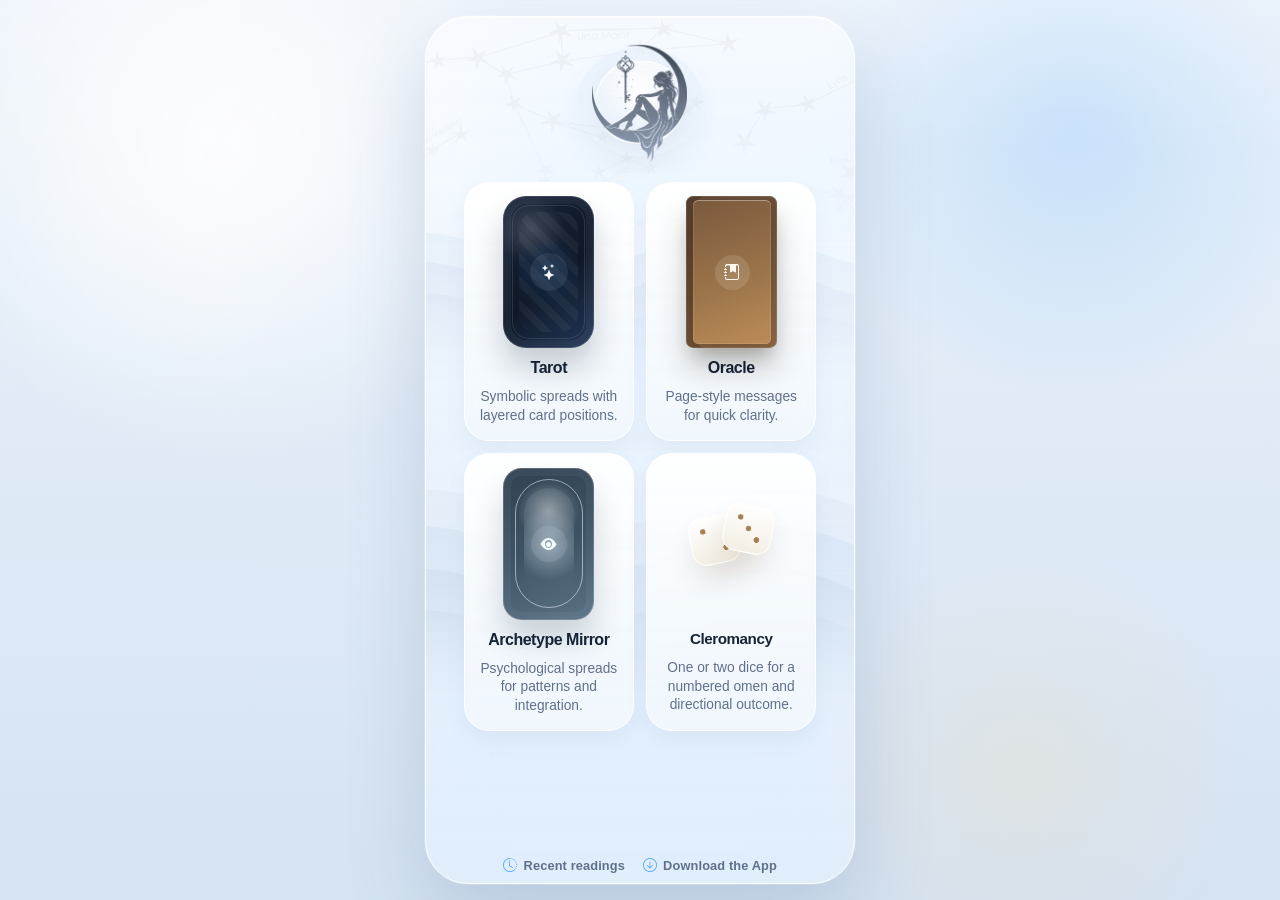
<file: index.html>
<!DOCTYPE html>
<html lang="en">
  <head>
    <meta charset="UTF-8" />
    <meta name="viewport" content="width=device-width, initial-scale=1.0, viewport-fit=cover" />
    <meta name="theme-color" content="#eef4fb" />
    <meta name="application-name" content="Divine Chamber" />
    <meta name="apple-mobile-web-app-capable" content="yes" />
    <meta name="apple-mobile-web-app-status-bar-style" content="default" />
    <meta name="apple-mobile-web-app-title" content="Divine Chamber" />
    <meta name="mobile-web-app-capable" content="yes" />
    <title>Divine Chamber | Tarot, Oracle, Archetype Mirror, and Cleromancy</title>
    <meta
      name="description"
      content="Choose tarot, oracle, archetype mirror, or cleromancy, then reveal a guided experience inside a simple app-style interface."
    />
    <link
      href="https://cdn.jsdelivr.net/npm/bootstrap@5.3.3/dist/css/bootstrap.min.css"
      rel="stylesheet"
    />
    <link
      href="https://cdn.jsdelivr.net/npm/bootstrap-icons@1.11.3/font/bootstrap-icons.min.css"
      rel="stylesheet"
    />
    <link rel="manifest" href="manifest.webmanifest" />
    <link rel="apple-touch-icon" href="img/apple-touch-icon.png" />
    <link rel="stylesheet" href="styles.css" />
  </head>
  <body>
    <div class="app-shell app-shell--browser">
      <div class="container app-shell__container app-shell__container--browser">
        <div class="app-frame app-frame--browser">
          <div class="app-ambient-waves" aria-hidden="true">
            <span class="app-ambient-waves__band app-ambient-waves__band--upper"></span>
            <span class="app-ambient-waves__band app-ambient-waves__band--lower"></span>
          </div>
          <main class="app-main app-main--browser">
            <div class="app-main__inner">
              <div class="app-topbar">
                <a class="brand-mark text-decoration-none" href="#">
                  <span class="brand-mark__icon" aria-hidden="true"><span class="brand-mark__logo"></span></span>
                  <span class="brand-mark__label">Divine Chamber</span>
                </a>
                <div class="mode-switch" role="group" aria-label="Reading mode">
                  <button
                    type="button"
                    class="mode-switch__option is-active"
                    data-app-mode="tarot"
                    aria-pressed="true"
                  >
                    <i class="bi bi-stars"></i>
                    <span>Tarot</span>
                  </button>
                  <button
                    type="button"
                    class="mode-switch__option"
                    data-app-mode="oracle"
                    aria-pressed="false"
                  >
                    <i class="bi bi-journal-bookmark"></i>
                    <span>Oracle</span>
                  </button>
                  <button
                    type="button"
                    class="mode-switch__option"
                    data-app-mode="archetype"
                    aria-pressed="false"
                  >
                    <i class="bi bi-eye"></i>
                    <span>Mirror</span>
                  </button>
                  <button
                    type="button"
                    class="mode-switch__option"
                    data-app-mode="dice"
                    aria-pressed="false"
                  >
                    <i class="bi bi-dice-5"></i>
                    <span>Dice</span>
                  </button>
                </div>
              </div>

              <section id="setupView" class="experience-screen">
                <div class="setup-stage">
                  <div class="setup-stage__card-zone">
                    <div id="modeChoiceGrid" class="mode-choice-grid" hidden>
                      <div class="mode-choice-logo" aria-hidden="true">
                        <span class="mode-choice-logo__halo"></span>
                        <span class="mode-choice-logo__mark"></span>
                      </div>

                      <button
                        type="button"
                        class="mode-choice"
                        data-select-mode="tarot"
                        aria-label="Choose Tarot mode"
                      >
                        <span class="mode-choice__artifact mode-choice__artifact--tarot" aria-hidden="true">
                          <span class="mode-choice__glyph"><i class="bi bi-stars"></i></span>
                        </span>
                        <span class="mode-choice__title">Tarot</span>
                        <span class="mode-choice__text">Symbolic spreads with layered card positions.</span>
                      </button>

                      <button
                        type="button"
                        class="mode-choice"
                        data-select-mode="oracle"
                        aria-label="Choose Oracle mode"
                      >
                        <span class="mode-choice__artifact mode-choice__artifact--oracle" aria-hidden="true">
                          <span class="mode-choice__glyph"><i class="bi bi-journal-bookmark-fill"></i></span>
                        </span>
                        <span class="mode-choice__title">Oracle</span>
                        <span class="mode-choice__text">Page-style messages for quick clarity.</span>
                      </button>

                      <button
                        type="button"
                        class="mode-choice"
                        data-select-mode="archetype"
                        aria-label="Choose Archetype Mirror mode"
                      >
                        <span class="mode-choice__artifact mode-choice__artifact--archetype" aria-hidden="true">
                          <span class="mode-choice__glyph"><i class="bi bi-eye-fill"></i></span>
                        </span>
                        <span class="mode-choice__title">Archetype Mirror</span>
                        <span class="mode-choice__text">Psychological spreads for patterns and integration.</span>
                      </button>

                      <button
                        type="button"
                        class="mode-choice"
                        data-select-mode="dice"
                        aria-label="Choose Cleromancy mode"
                      >
                        <span class="mode-choice__artifact mode-choice__artifact--dice" aria-hidden="true">
                          <span class="mode-choice__die mode-choice__die--one"></span>
                          <span class="mode-choice__die mode-choice__die--two"></span>
                        </span>
                        <span class="mode-choice__title">Cleromancy</span>
                        <span class="mode-choice__text">One or two dice for a numbered omen and directional outcome.</span>
                      </button>
                    </div>

                    <div class="setup-stage__halo"></div>
                    <div id="mysteryCardButton" class="mystery-card" aria-hidden="true">
                      <span class="mystery-card__inner">
                        <span class="mystery-card__crest"><i class="bi bi-stars"></i></span>
                        <span class="mystery-card__name">The deck is hidden</span>
                        <span class="mystery-card__prompt">Tap to begin</span>
                      </span>
                    </div>
                    <div class="home-utility-actions" aria-label="App utilities">
                      <button id="historyButton" class="home-utility-link" type="button">
                        <i class="bi bi-clock-history" aria-hidden="true"></i>
                        <span>Recent readings</span>
                      </button>
                      <button id="installAppButton" class="install-app-cta home-utility-link" type="button" hidden>
                        <i class="bi bi-arrow-down-circle" aria-hidden="true"></i>
                        <span>Download the App</span>
                      </button>
                    </div>
                  </div>

                  <div class="stage-panel">
                    <div id="setupStepLabel" class="stage-step">Step 1</div>
                    <h1 id="setupTitle" class="stage-title">Choose your lens.</h1>
                    <p id="setupBody" class="stage-body">
                      Tarot reads symbols. Oracle offers concise page-like guidance. Archetype Mirror
                      reflects inner patterns and integration.
                    </p>

                    <div id="spreadChoicePanel" class="stage-section" hidden>
                      <div id="choiceSectionLabel" class="stage-section__label">Choose the reading type</div>
                      <div id="spreadPicker" class="spread-list"></div>
                    </div>

                    <div id="focusPanel" class="stage-section" hidden>
                      <div class="focus-timer">
                        <div id="focusRing" class="focus-timer__ring">
                          <span id="focusTimerValue" class="focus-timer__value">10</span>
                        </div>
                        <div class="focus-timer__copy">
                          <div class="stage-section__label">Hold the question in your mind</div>
                          <h2 id="focusSpreadName" class="focus-timer__title"></h2>
                          <p id="focusCountdownText" class="focus-timer__body mb-0">
                            Ten seconds of quiet focus before the spread reveals itself.
                          </p>
                        </div>
                      </div>
                    </div>

                    <div id="actionPanel" class="stage-section" hidden>
                      <div class="reflection-intro">
                        <div class="reflection-intro__copy">
                          <div class="stage-section__label">Archetype Mirror</div>
                          <h2 id="actionSpreadName" class="focus-timer__title"></h2>
                          <p id="actionSpreadBody" class="focus-timer__body mb-0"></p>
                        </div>
                        <button
                          id="generateMirrorButton"
                          class="btn btn-ios btn-ios--secondary"
                          type="button"
                        >
                          Generate the mirror
                        </button>
                      </div>
                    </div>

                    <div id="questionPanel" class="stage-section" hidden>
                      <div class="question-gate">
                        <div class="question-gate__copy">
                          <div id="questionPanelLabel" class="stage-section__label">Optional question</div>
                          <h2 id="questionPanelTitle" class="focus-timer__title">Ask about this reading.</h2>
                          <p id="questionPanelBody" class="focus-timer__body mb-0">
                            Add a question for a personalised interpretation, or skip and open the reading as it stands.
                          </p>
                        </div>

                        <label class="question-gate__field" for="aiQuestionInput">
                          <span class="question-gate__label">Your question</span>
                          <textarea
                            id="aiQuestionInput"
                            class="question-gate__input"
                            rows="4"
                            maxlength="360"
                            placeholder="What should I understand about this reading?"
                          ></textarea>
                        </label>

                        <p class="question-gate__privacy mb-0">
                          Submit sends your question for a personalised reading. Skip keeps it local.
                        </p>

                        <p id="questionPanelStatus" class="question-gate__status mb-0" hidden></p>

                        <div class="question-gate__actions">
                          <button id="skipQuestionButton" class="btn btn-ios btn-ios--ghost" type="button">
                            Skip
                          </button>
                          <button
                            id="askAiButton"
                            class="btn btn-ios btn-ios--secondary"
                            type="button"
                            disabled
                          >
                            Submit
                          </button>
                        </div>
                      </div>
                    </div>

                    <p id="setupFootnote" class="stage-footnote mb-0">Choose one to begin.</p>
                  </div>
                </div>
              </section>

              <section id="readingView" class="experience-screen" hidden>
                <div class="reading-stage">
                  <div class="reading-stage__top">
                    <div>
                      <div class="view-kicker">Reading revealed</div>
                      <h1 id="readingTitle" class="view-title"></h1>
                    </div>
                    <div class="reading-stage__top-actions">
                      <button
                        id="redrawTopButton"
                        class="icon-button"
                        type="button"
                        aria-label="Open a new oracle reading"
                        hidden
                      >
                        <i class="bi bi-arrow-repeat"></i>
                      </button>
                      <button
                        id="resetButton"
                        class="icon-button"
                        type="button"
                        aria-label="Start a new ritual"
                      >
                        <i class="bi bi-x-lg"></i>
                      </button>
                    </div>
                  </div>

                  <div class="reading-stage__board">
                    <div id="readingBoard" class="reading-board"></div>
                  </div>

                  <div id="readingSheet" class="reading-sheet">
                    <button
                      id="sheetToggle"
                      class="reading-sheet__handle"
                      type="button"
                      aria-expanded="false"
                    >
                      <span class="reading-sheet__grabber"></span>
                      <span id="sheetToggleLabel">Read below</span>
                      <i class="bi bi-chevron-down"></i>
                    </button>

                    <div class="reading-sheet__inner">
                      <div id="aiInterpretationPanel" class="ai-interpretation" hidden>
                        <div class="surface-kicker">Personalised Interpretation</div>
                        <h2 id="aiInterpretationTitle" class="takeaways-title">Personalised Interpretation</h2>
                        <p id="aiInterpretationQuestion" class="ai-interpretation__question mb-0"></p>
                        <div id="aiInterpretationBody" class="ai-interpretation__body"></div>
                      </div>

                      <div class="reading-sheet__header">
                        <div>
                          <div id="readingSurfaceKicker" class="surface-kicker">Interpretation</div>
                          <h2 id="readingHeadline" class="surface-title"></h2>
                          <p id="readingSummary" class="reading-sheet__summary mb-0"></p>
                          <p id="readingGuideText" class="reading-sheet__guide mb-0"></p>
                        </div>
                        <span id="readingMeta" class="rail-chip"></span>
                      </div>

                      <div class="reading-sheet__actions">
                        <button id="redrawButton" class="btn btn-ios btn-ios--secondary" type="button">
                          Draw again
                        </button>
                        <button id="backButton" class="btn btn-ios btn-ios--ghost" type="button">
                          New ritual
                        </button>
                      </div>
                      <div class="reading-sheet__utility-actions" aria-label="Reading actions">
                        <button id="saveReadingButton" class="reading-utility-action" type="button">
                          <i class="bi bi-bookmark" aria-hidden="true"></i>
                          Save
                        </button>
                        <button id="copyReadingButton" class="reading-utility-action" type="button">
                          <i class="bi bi-copy" aria-hidden="true"></i>
                          Copy
                        </button>
                        <button id="shareReadingButton" class="reading-utility-action" type="button">
                          <i class="bi bi-share" aria-hidden="true"></i>
                          Share
                        </button>
                      </div>
                      <p id="readingActionStatus" class="reading-action-status mb-0" role="status" hidden></p>

                      <div id="cardsAccordion" class="accordion reading-accordion"></div>

                      <div id="readingTakeaways" class="takeaways-card"></div>
                    </div>
                  </div>
                </div>
              </section>
            </div>
          </main>
        </div>
      </div>
    </div>

    <div
      class="modal fade install-modal"
      id="installModal"
      tabindex="-1"
      aria-labelledby="installModalTitle"
      aria-hidden="true"
    >
      <div class="modal-dialog modal-dialog-centered">
        <div class="modal-content install-modal__content">
          <div class="modal-body install-modal__body">
            <div class="install-modal__kicker">Download the App</div>
            <h2 id="installModalTitle" class="install-modal__title">Add Divine Chamber</h2>
            <p id="installModalBody" class="install-modal__text mb-0"></p>
            <ol id="installModalSteps" class="install-modal__steps mb-0"></ol>
            <div class="install-modal__actions">
              <button type="button" class="btn btn-ios btn-ios--secondary" data-bs-dismiss="modal">
                Close
              </button>
            </div>
          </div>
        </div>
      </div>
    </div>

    <div
      class="modal fade history-modal"
      id="historyModal"
      tabindex="-1"
      aria-labelledby="historyModalTitle"
      aria-hidden="true"
    >
      <div class="modal-dialog modal-dialog-centered">
        <div class="modal-content install-modal__content history-modal__content">
          <div class="modal-body install-modal__body history-modal__body">
            <div class="install-modal__kicker">Recent readings</div>
            <h2 id="historyModalTitle" class="install-modal__title">Saved locally</h2>
            <p class="install-modal__text mb-0">
              Saved readings stay on this device and can be cleared anytime.
            </p>
            <div id="historyList" class="history-list" aria-live="polite"></div>
            <div class="install-modal__actions history-modal__actions">
              <button id="clearHistoryButton" type="button" class="btn btn-ios btn-ios--ghost">
                Clear
              </button>
              <button type="button" class="btn btn-ios btn-ios--secondary" data-bs-dismiss="modal">
                Close
              </button>
            </div>
          </div>
        </div>
      </div>
    </div>

    <script src="https://cdn.jsdelivr.net/npm/bootstrap@5.3.3/dist/js/bootstrap.bundle.min.js"></script>
    <script src="vendor/browser-sibyl.js" defer></script>
    <script src="tarot-art.js" defer></script>
    <script src="oracle-phrases.js" defer></script>
    <script src="archetype-mirror-data.js" defer></script>
    <script src="site-config.js" defer></script>
    <script src="app.js" defer></script>
  </body>
</html>
</file>
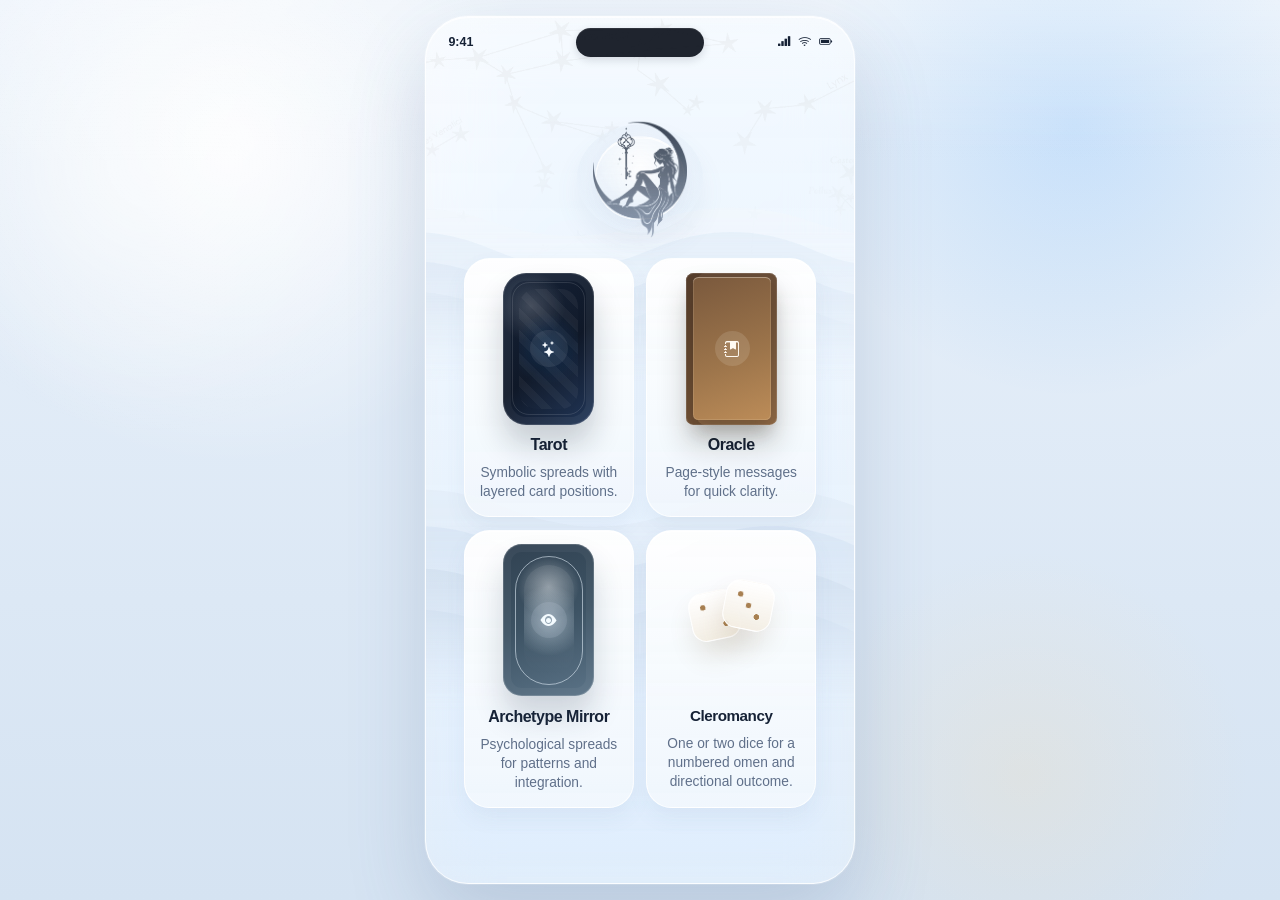
<file: iphone.html>
<!DOCTYPE html>
<html lang="en">
  <head>
    <meta charset="UTF-8" />
    <meta name="viewport" content="width=device-width, initial-scale=1.0, viewport-fit=cover" />
    <meta name="theme-color" content="#eef4fb" />
    <meta name="application-name" content="Divine Chamber" />
    <meta name="apple-mobile-web-app-capable" content="yes" />
    <meta name="apple-mobile-web-app-status-bar-style" content="default" />
    <meta name="apple-mobile-web-app-title" content="Divine Chamber" />
    <meta name="mobile-web-app-capable" content="yes" />
    <title>Divine Chamber | Tarot, Oracle, Archetype Mirror, and Cleromancy</title>
    <meta
      name="description"
      content="Choose tarot, oracle, archetype mirror, or cleromancy, then reveal a guided experience inside a simple app-style interface."
    />
    <link
      href="https://cdn.jsdelivr.net/npm/bootstrap@5.3.3/dist/css/bootstrap.min.css"
      rel="stylesheet"
    />
    <link
      href="https://cdn.jsdelivr.net/npm/bootstrap-icons@1.11.3/font/bootstrap-icons.min.css"
      rel="stylesheet"
    />
    <link rel="manifest" href="manifest.webmanifest" />
    <link rel="apple-touch-icon" href="img/apple-touch-icon.png" />
    <link rel="stylesheet" href="styles.css" />
  </head>
  <body>
    <div class="app-shell">
      <div class="container app-shell__container">
        <div class="app-frame">
          <div class="app-ambient-waves" aria-hidden="true">
            <span class="app-ambient-waves__band app-ambient-waves__band--upper"></span>
            <span class="app-ambient-waves__band app-ambient-waves__band--lower"></span>
          </div>
          <div class="device-statusbar" aria-hidden="true">
            <span class="device-statusbar__time">9:41</span>
            <div class="device-statusbar__icons">
              <i class="bi bi-reception-4"></i>
              <i class="bi bi-wifi"></i>
              <i class="bi bi-battery-full"></i>
            </div>
          </div>

          <main class="app-main">
            <div class="app-main__inner">
              <div class="app-topbar">
                <a class="brand-mark text-decoration-none" href="#">
                  <span class="brand-mark__icon" aria-hidden="true"><span class="brand-mark__logo"></span></span>
                  <span class="brand-mark__label">Divine Chamber</span>
                </a>
                <div class="mode-switch" role="group" aria-label="Reading mode">
                  <button
                    type="button"
                    class="mode-switch__option is-active"
                    data-app-mode="tarot"
                    aria-pressed="true"
                  >
                    <i class="bi bi-stars"></i>
                    <span>Tarot</span>
                  </button>
                  <button
                    type="button"
                    class="mode-switch__option"
                    data-app-mode="oracle"
                    aria-pressed="false"
                  >
                    <i class="bi bi-journal-bookmark"></i>
                    <span>Oracle</span>
                  </button>
                  <button
                    type="button"
                    class="mode-switch__option"
                    data-app-mode="archetype"
                    aria-pressed="false"
                  >
                    <i class="bi bi-eye"></i>
                    <span>Mirror</span>
                  </button>
                  <button
                    type="button"
                    class="mode-switch__option"
                    data-app-mode="dice"
                    aria-pressed="false"
                  >
                    <i class="bi bi-dice-5"></i>
                    <span>Dice</span>
                  </button>
                </div>
              </div>

              <section id="setupView" class="experience-screen">
                <div class="setup-stage">
                  <div class="setup-stage__card-zone">
                    <div id="modeChoiceGrid" class="mode-choice-grid" hidden>
                      <div class="mode-choice-logo" aria-hidden="true">
                        <span class="mode-choice-logo__halo"></span>
                        <span class="mode-choice-logo__mark"></span>
                      </div>

                      <button
                        type="button"
                        class="mode-choice"
                        data-select-mode="tarot"
                        aria-label="Choose Tarot mode"
                      >
                        <span class="mode-choice__artifact mode-choice__artifact--tarot" aria-hidden="true">
                          <span class="mode-choice__glyph"><i class="bi bi-stars"></i></span>
                        </span>
                        <span class="mode-choice__title">Tarot</span>
                        <span class="mode-choice__text">Symbolic spreads with layered card positions.</span>
                      </button>

                      <button
                        type="button"
                        class="mode-choice"
                        data-select-mode="oracle"
                        aria-label="Choose Oracle mode"
                      >
                        <span class="mode-choice__artifact mode-choice__artifact--oracle" aria-hidden="true">
                          <span class="mode-choice__glyph"><i class="bi bi-journal-bookmark-fill"></i></span>
                        </span>
                        <span class="mode-choice__title">Oracle</span>
                        <span class="mode-choice__text">Page-style messages for quick clarity.</span>
                      </button>

                      <button
                        type="button"
                        class="mode-choice"
                        data-select-mode="archetype"
                        aria-label="Choose Archetype Mirror mode"
                      >
                        <span class="mode-choice__artifact mode-choice__artifact--archetype" aria-hidden="true">
                          <span class="mode-choice__glyph"><i class="bi bi-eye-fill"></i></span>
                        </span>
                        <span class="mode-choice__title">Archetype Mirror</span>
                        <span class="mode-choice__text">Psychological spreads for patterns and integration.</span>
                      </button>

                      <button
                        type="button"
                        class="mode-choice"
                        data-select-mode="dice"
                        aria-label="Choose Cleromancy mode"
                      >
                        <span class="mode-choice__artifact mode-choice__artifact--dice" aria-hidden="true">
                          <span class="mode-choice__die mode-choice__die--one"></span>
                          <span class="mode-choice__die mode-choice__die--two"></span>
                        </span>
                        <span class="mode-choice__title">Cleromancy</span>
                        <span class="mode-choice__text">One or two dice for a numbered omen and directional outcome.</span>
                      </button>
                    </div>

                    <div class="setup-stage__halo"></div>
                    <div id="mysteryCardButton" class="mystery-card" aria-hidden="true">
                      <span class="mystery-card__inner">
                        <span class="mystery-card__crest"><i class="bi bi-stars"></i></span>
                        <span class="mystery-card__name">The deck is hidden</span>
                        <span class="mystery-card__prompt">Tap to begin</span>
                      </span>
                    </div>
                    <div class="home-utility-actions" aria-label="App utilities">
                      <button id="historyButton" class="home-utility-link" type="button">
                        <i class="bi bi-clock-history" aria-hidden="true"></i>
                        <span>Recent readings</span>
                      </button>
                      <button id="installAppButton" class="install-app-cta home-utility-link" type="button" hidden>
                        <i class="bi bi-arrow-down-circle" aria-hidden="true"></i>
                        <span>Download the App</span>
                      </button>
                    </div>
                  </div>

                  <div class="stage-panel">
                    <div id="setupStepLabel" class="stage-step">Step 1</div>
                    <h1 id="setupTitle" class="stage-title">Choose your lens.</h1>
                    <p id="setupBody" class="stage-body">
                      Tarot reads symbols. Oracle offers concise page-like guidance. Archetype Mirror
                      reflects inner patterns and integration.
                    </p>

                    <div id="spreadChoicePanel" class="stage-section" hidden>
                      <div id="choiceSectionLabel" class="stage-section__label">Choose the reading type</div>
                      <div id="spreadPicker" class="spread-list"></div>
                    </div>

                    <div id="focusPanel" class="stage-section" hidden>
                      <div class="focus-timer">
                        <div id="focusRing" class="focus-timer__ring">
                          <span id="focusTimerValue" class="focus-timer__value">10</span>
                        </div>
                        <div class="focus-timer__copy">
                          <div class="stage-section__label">Hold the question in your mind</div>
                          <h2 id="focusSpreadName" class="focus-timer__title"></h2>
                          <p id="focusCountdownText" class="focus-timer__body mb-0">
                            Ten seconds of quiet focus before the spread reveals itself.
                          </p>
                        </div>
                      </div>
                    </div>

                    <div id="actionPanel" class="stage-section" hidden>
                      <div class="reflection-intro">
                        <div class="reflection-intro__copy">
                          <div class="stage-section__label">Archetype Mirror</div>
                          <h2 id="actionSpreadName" class="focus-timer__title"></h2>
                          <p id="actionSpreadBody" class="focus-timer__body mb-0"></p>
                        </div>
                        <button
                          id="generateMirrorButton"
                          class="btn btn-ios btn-ios--secondary"
                          type="button"
                        >
                          Generate the mirror
                        </button>
                      </div>
                    </div>

                    <div id="questionPanel" class="stage-section" hidden>
                      <div class="question-gate">
                        <div class="question-gate__copy">
                          <div id="questionPanelLabel" class="stage-section__label">Optional question</div>
                          <h2 id="questionPanelTitle" class="focus-timer__title">Ask about this reading.</h2>
                          <p id="questionPanelBody" class="focus-timer__body mb-0">
                            Add a question for a personalised interpretation, or skip and open the reading as it stands.
                          </p>
                        </div>

                        <label class="question-gate__field" for="aiQuestionInput">
                          <span class="question-gate__label">Your question</span>
                          <textarea
                            id="aiQuestionInput"
                            class="question-gate__input"
                            rows="4"
                            maxlength="360"
                            placeholder="What should I understand about this reading?"
                          ></textarea>
                        </label>

                        <p class="question-gate__privacy mb-0">
                          Submit sends your question for a personalised reading. Skip keeps it local.
                        </p>

                        <p id="questionPanelStatus" class="question-gate__status mb-0" hidden></p>

                        <div class="question-gate__actions">
                          <button id="skipQuestionButton" class="btn btn-ios btn-ios--ghost" type="button">
                            Skip
                          </button>
                          <button
                            id="askAiButton"
                            class="btn btn-ios btn-ios--secondary"
                            type="button"
                            disabled
                          >
                            Submit
                          </button>
                        </div>
                      </div>
                    </div>

                    <p id="setupFootnote" class="stage-footnote mb-0">Choose one to begin.</p>
                  </div>
                </div>
              </section>

              <section id="readingView" class="experience-screen" hidden>
                <div class="reading-stage">
                  <div class="reading-stage__top">
                    <div>
                      <div class="view-kicker">Reading revealed</div>
                      <h1 id="readingTitle" class="view-title"></h1>
                    </div>
                    <div class="reading-stage__top-actions">
                      <button
                        id="redrawTopButton"
                        class="icon-button"
                        type="button"
                        aria-label="Open a new oracle reading"
                        hidden
                      >
                        <i class="bi bi-arrow-repeat"></i>
                      </button>
                      <button
                        id="resetButton"
                        class="icon-button"
                        type="button"
                        aria-label="Start a new ritual"
                      >
                        <i class="bi bi-x-lg"></i>
                      </button>
                    </div>
                  </div>

                  <div class="reading-stage__board">
                    <div id="readingBoard" class="reading-board"></div>
                  </div>

                  <div id="readingSheet" class="reading-sheet">
                    <button
                      id="sheetToggle"
                      class="reading-sheet__handle"
                      type="button"
                      aria-expanded="false"
                    >
                      <span class="reading-sheet__grabber"></span>
                      <span id="sheetToggleLabel">Read below</span>
                      <i class="bi bi-chevron-down"></i>
                    </button>

                    <div class="reading-sheet__inner">
                      <div id="aiInterpretationPanel" class="ai-interpretation" hidden>
                        <div class="surface-kicker">Personalised Interpretation</div>
                        <h2 id="aiInterpretationTitle" class="takeaways-title">Personalised Interpretation</h2>
                        <p id="aiInterpretationQuestion" class="ai-interpretation__question mb-0"></p>
                        <div id="aiInterpretationBody" class="ai-interpretation__body"></div>
                      </div>

                      <div class="reading-sheet__header">
                        <div>
                          <div id="readingSurfaceKicker" class="surface-kicker">Interpretation</div>
                          <h2 id="readingHeadline" class="surface-title"></h2>
                          <p id="readingSummary" class="reading-sheet__summary mb-0"></p>
                          <p id="readingGuideText" class="reading-sheet__guide mb-0"></p>
                        </div>
                        <span id="readingMeta" class="rail-chip"></span>
                      </div>

                      <div class="reading-sheet__actions">
                        <button id="redrawButton" class="btn btn-ios btn-ios--secondary" type="button">
                          Draw again
                        </button>
                        <button id="backButton" class="btn btn-ios btn-ios--ghost" type="button">
                          New ritual
                        </button>
                      </div>
                      <div class="reading-sheet__utility-actions" aria-label="Reading actions">
                        <button id="saveReadingButton" class="reading-utility-action" type="button">
                          <i class="bi bi-bookmark" aria-hidden="true"></i>
                          Save
                        </button>
                        <button id="copyReadingButton" class="reading-utility-action" type="button">
                          <i class="bi bi-copy" aria-hidden="true"></i>
                          Copy
                        </button>
                        <button id="shareReadingButton" class="reading-utility-action" type="button">
                          <i class="bi bi-share" aria-hidden="true"></i>
                          Share
                        </button>
                      </div>
                      <p id="readingActionStatus" class="reading-action-status mb-0" role="status" hidden></p>

                      <div id="cardsAccordion" class="accordion reading-accordion"></div>

                      <div id="readingTakeaways" class="takeaways-card"></div>
                    </div>
                  </div>
                </div>
              </section>
            </div>
          </main>
        </div>
      </div>
    </div>

    <div
      class="modal fade install-modal"
      id="installModal"
      tabindex="-1"
      aria-labelledby="installModalTitle"
      aria-hidden="true"
    >
      <div class="modal-dialog modal-dialog-centered">
        <div class="modal-content install-modal__content">
          <div class="modal-body install-modal__body">
            <div class="install-modal__kicker">Download the App</div>
            <h2 id="installModalTitle" class="install-modal__title">Add Divine Chamber</h2>
            <p id="installModalBody" class="install-modal__text mb-0"></p>
            <ol id="installModalSteps" class="install-modal__steps mb-0"></ol>
            <div class="install-modal__actions">
              <button type="button" class="btn btn-ios btn-ios--secondary" data-bs-dismiss="modal">
                Close
              </button>
            </div>
          </div>
        </div>
      </div>
    </div>

    <div
      class="modal fade history-modal"
      id="historyModal"
      tabindex="-1"
      aria-labelledby="historyModalTitle"
      aria-hidden="true"
    >
      <div class="modal-dialog modal-dialog-centered">
        <div class="modal-content install-modal__content history-modal__content">
          <div class="modal-body install-modal__body history-modal__body">
            <div class="install-modal__kicker">Recent readings</div>
            <h2 id="historyModalTitle" class="install-modal__title">Saved locally</h2>
            <p class="install-modal__text mb-0">
              Saved readings stay on this device and can be cleared anytime.
            </p>
            <div id="historyList" class="history-list" aria-live="polite"></div>
            <div class="install-modal__actions history-modal__actions">
              <button id="clearHistoryButton" type="button" class="btn btn-ios btn-ios--ghost">
                Clear
              </button>
              <button type="button" class="btn btn-ios btn-ios--secondary" data-bs-dismiss="modal">
                Close
              </button>
            </div>
          </div>
        </div>
      </div>
    </div>

    <script src="https://cdn.jsdelivr.net/npm/bootstrap@5.3.3/dist/js/bootstrap.bundle.min.js"></script>
    <script src="vendor/browser-sibyl.js" defer></script>
    <script src="tarot-art.js" defer></script>
    <script src="oracle-phrases.js" defer></script>
    <script src="archetype-mirror-data.js" defer></script>
    <script src="site-config.js" defer></script>
    <script src="app.js" defer></script>
  </body>
</html>
</file>
<file: styles.css>
:root {
  --bg-top: #eaf2fb;
  --bg-bottom: #d5e3f2;
  --surface: rgba(255, 255, 255, 0.88);
  --surface-soft: rgba(246, 250, 255, 0.92);
  --surface-accent: rgba(230, 240, 255, 0.92);
  --surface-deep: rgba(18, 28, 45, 0.92);
  --text: #162236;
  --text-soft: #60708a;
  --text-muted: #8391a6;
  --accent: #0a84ff;
  --accent-strong: #0068d6;
  --accent-soft: rgba(10, 132, 255, 0.1);
  --line: rgba(22, 34, 54, 0.08);
  --line-strong: rgba(22, 34, 54, 0.14);
  --shadow-lg: 0 34px 80px rgba(70, 95, 133, 0.2);
  --shadow-md: 0 18px 34px rgba(83, 109, 145, 0.12);
  --shadow-sm: 0 10px 20px rgba(86, 112, 149, 0.08);
  --ui-font:
    -apple-system, BlinkMacSystemFont, "SF Pro Display", "SF Pro Text", "Segoe UI", sans-serif;
}

*,
*::before,
*::after {
  box-sizing: border-box;
}

[hidden] {
  display: none !important;
}

html {
  color-scheme: light;
}

:focus-visible {
  outline: 3px solid rgba(10, 132, 255, 0.34);
  outline-offset: 3px;
}

body {
  margin: 0;
  font-family: var(--ui-font);
  color: var(--text);
  background:
    radial-gradient(circle at 18% 16%, rgba(255, 255, 255, 0.9), transparent 20rem),
    radial-gradient(circle at 84% 14%, rgba(10, 132, 255, 0.14), transparent 17rem),
    radial-gradient(circle at 80% 86%, rgba(255, 213, 145, 0.16), transparent 14rem),
    linear-gradient(180deg, var(--bg-top) 0%, var(--bg-bottom) 100%);
}

body::before {
  content: "";
  position: fixed;
  inset: 0;
  pointer-events: none;
  background:
    linear-gradient(180deg, rgba(255, 255, 255, 0.2), transparent 18%),
    radial-gradient(circle at 12% 18%, rgba(255, 255, 255, 0.3), transparent 20%);
}

body::after {
  content: none;
}

.app-shell {
  min-height: 100vh;
  min-height: 100dvh;
  padding: 1rem 0;
}

.app-shell__container {
  display: flex;
  justify-content: center;
  align-items: center;
  min-height: calc(100vh - 2rem);
  min-height: calc(100dvh - 2rem);
  padding-left: 1rem;
  padding-right: 1rem;
}

.app-frame {
  position: relative;
  isolation: isolate;
  width: min(100%, 430px);
  height: min(880px, calc(100vh - 2rem));
  border-radius: 2.7rem;
  overflow: hidden;
  border: 1px solid rgba(255, 255, 255, 0.76);
  background:
    linear-gradient(180deg, rgba(255, 255, 255, 0.44), rgba(240, 246, 253, 0.34)),
    rgba(255, 255, 255, 0.16);
  box-shadow:
    inset 0 1px 0 rgba(255, 255, 255, 0.72),
    0 0 0 1px rgba(255, 255, 255, 0.16),
    var(--shadow-lg);
  backdrop-filter: blur(30px) saturate(165%);
}

.app-frame::after {
  content: "";
  position: absolute;
  left: -14%;
  top: 0;
  width: 128%;
  height: 31%;
  z-index: 0;
  pointer-events: none;
  opacity: 0.24;
  background-image:
    linear-gradient(180deg, rgba(255, 255, 255, 0.22), rgba(255, 255, 255, 0)),
    url("img/starmap.png");
  background-repeat: no-repeat, repeat-x;
  background-position: center top, 0 0;
  background-size: 100% 100%, auto 207%;
  mix-blend-mode: screen;
  mask-image: linear-gradient(180deg, rgba(0, 0, 0, 0.84) 0%, rgba(0, 0, 0, 0.72) 34%, rgba(0, 0, 0, 0.24) 76%, transparent 100%);
  -webkit-mask-image: linear-gradient(180deg, rgba(0, 0, 0, 0.84) 0%, rgba(0, 0, 0, 0.72) 34%, rgba(0, 0, 0, 0.24) 76%, transparent 100%);
  animation: ambient-starmap-left 220s linear infinite;
}

.app-ambient-waves {
  position: absolute;
  inset: 0;
  z-index: 1;
  pointer-events: none;
  overflow: hidden;
}

.app-ambient-waves__band {
  position: absolute;
  left: -22%;
  width: 144%;
  pointer-events: none;
  background-repeat: repeat-x;
  background-position: 0 0;
  mix-blend-mode: normal;
}

.app-ambient-waves__band--upper {
  top: 18%;
  height: 13rem;
  opacity: 0.88;
  background-image:
    linear-gradient(
      180deg,
      rgba(236, 244, 252, 0) 0%,
      rgba(236, 244, 252, 0) 44%,
      rgba(233, 241, 250, 0.14) 60%,
      rgba(227, 237, 248, 0.42) 76%,
      rgba(220, 232, 245, 0.82) 92%,
      rgba(215, 228, 242, 0.98) 100%
    ),
    url("data:image/svg+xml,%3Csvg xmlns='http://www.w3.org/2000/svg' viewBox='0 0 880 260'%3E%3Cpath d='M0 54C73 28 147 28 220 54S367 80 440 54S587 28 660 54S807 80 880 54V260H0Z' fill='%23f1f7fd' fill-opacity='0.92'/%3E%3Cpath d='M0 92C73 60 147 60 220 92S367 124 440 92S587 60 660 92S807 124 880 92V260H0Z' fill='%23e1ecf8' fill-opacity='0.84'/%3E%3Cpath d='M0 134C73 100 147 100 220 134S367 168 440 134S587 100 660 134S807 168 880 134V260H0Z' fill='%23cfdeef' fill-opacity='0.74'/%3E%3Cpath d='M0 176C73 142 147 142 220 176S367 210 440 176S587 142 660 176S807 210 880 176V260H0Z' fill='%23bed1e5' fill-opacity='0.62'/%3E%3C/svg%3E");
  background-repeat: no-repeat, repeat-x;
  background-position: center top, 0 0;
  background-size: 100% 100%, 40rem 100%;
  mask-image: linear-gradient(180deg, rgba(0, 0, 0, 0.84) 0%, rgba(0, 0, 0, 0.78) 28%, rgba(0, 0, 0, 0.58) 52%, rgba(0, 0, 0, 0.28) 78%, transparent 100%);
  -webkit-mask-image: linear-gradient(180deg, rgba(0, 0, 0, 0.84) 0%, rgba(0, 0, 0, 0.78) 28%, rgba(0, 0, 0, 0.58) 52%, rgba(0, 0, 0, 0.28) 78%, transparent 100%);
  animation: ambient-wave-right 120s linear infinite;
}

.app-ambient-waves__band--lower {
  top: 49%;
  height: 17rem;
  opacity: 0.82;
  background-image:
    linear-gradient(
      180deg,
      rgba(228, 238, 249, 0) 0%,
      rgba(228, 238, 249, 0) 42%,
      rgba(224, 235, 247, 0.16) 58%,
      rgba(218, 230, 244, 0.44) 74%,
      rgba(212, 225, 241, 0.84) 90%,
      rgba(208, 223, 240, 0.99) 100%
    ),
    url("data:image/svg+xml,%3Csvg xmlns='http://www.w3.org/2000/svg' viewBox='0 0 920 320'%3E%3Cpath d='M0 70C77 38 153 38 230 70S383 102 460 70S613 38 690 70S843 102 920 70V320H0Z' fill='%23e0ebf6' fill-opacity='0.86'/%3E%3Cpath d='M0 122C77 84 153 84 230 122S383 160 460 122S613 84 690 122S843 160 920 122V320H0Z' fill='%23d0dff0' fill-opacity='0.8'/%3E%3Cpath d='M0 182C77 138 153 138 230 182S383 226 460 182S613 138 690 182S843 226 920 182V320H0Z' fill='%23becfe3' fill-opacity='0.76'/%3E%3Cpath d='M0 236C77 192 153 192 230 236S383 280 460 236S613 192 690 236S843 280 920 236V320H0Z' fill='%23a9bfd7' fill-opacity='0.68'/%3E%3C/svg%3E");
  background-repeat: no-repeat, repeat-x;
  background-position: center top, 0 0;
  background-size: 100% 100%, 44rem 100%;
  mask-image: linear-gradient(180deg, rgba(0, 0, 0, 0.88) 0%, rgba(0, 0, 0, 0.8) 30%, rgba(0, 0, 0, 0.6) 54%, rgba(0, 0, 0, 0.28) 80%, transparent 100%);
  -webkit-mask-image: linear-gradient(180deg, rgba(0, 0, 0, 0.88) 0%, rgba(0, 0, 0, 0.8) 30%, rgba(0, 0, 0, 0.6) 54%, rgba(0, 0, 0, 0.28) 80%, transparent 100%);
  animation: ambient-wave-left 136s linear infinite;
}

.app-frame::before {
  content: "";
  position: absolute;
  left: 50%;
  top: 0.7rem;
  width: 8rem;
  height: 1.8rem;
  transform: translateX(-50%);
  border-radius: 999px;
  background: rgba(17, 23, 33, 0.94);
  box-shadow:
    inset 0 1px 0 rgba(255, 255, 255, 0.08),
    0 3px 8px rgba(17, 23, 33, 0.14);
  z-index: 4;
  pointer-events: none;
}

.app-frame--browser::before {
  display: none;
}

.device-statusbar {
  position: absolute;
  inset: 0 auto auto 0;
  width: 100%;
  display: flex;
  justify-content: space-between;
  align-items: center;
  padding: 0.95rem 1.4rem 0.35rem;
  z-index: 5;
  font-size: 0.78rem;
  font-weight: 700;
  color: var(--text);
  pointer-events: none;
}

.device-statusbar,
.app-main {
  position: relative;
  z-index: 2;
}

.device-statusbar__icons {
  display: inline-flex;
  align-items: center;
  gap: 0.45rem;
  font-size: 0.82rem;
}

.app-main {
  height: 100%;
  overflow: hidden;
  padding: calc(3.25rem + env(safe-area-inset-top, 0px)) 1rem
    calc(1rem + env(safe-area-inset-bottom, 0px));
}

.app-main.is-reading {
  padding-bottom: 0;
}

.app-main.is-reading.is-reading-scrollable {
  overflow-y: auto;
  overscroll-behavior: contain;
  padding-bottom: calc(1rem + env(safe-area-inset-bottom, 0px));
}

.app-main--browser {
  padding-top: calc(1rem + env(safe-area-inset-top, 0px));
}

.app-main__inner {
  height: 100%;
  display: grid;
  grid-template-rows: auto minmax(0, 1fr);
  gap: 0.9rem;
}

.app-topbar {
  display: flex;
  justify-content: space-between;
  align-items: center;
  gap: 0.75rem;
}

.app-shell--browser .app-topbar {
  padding-top: 0.1rem;
}

.app-main.is-mode-select .app-topbar {
  display: none;
}

.app-main:not(.is-mode-select) .brand-mark__label {
  display: none;
}

.app-main:not(.is-mode-select) .brand-mark {
  gap: 0;
}

.mode-switch {
  display: inline-grid;
  grid-template-columns: repeat(4, minmax(0, 1fr));
  gap: 0.25rem;
  padding: 0.28rem;
  min-width: 18rem;
  border-radius: 999px;
  background: rgba(255, 255, 255, 0.7);
  border: 1px solid rgba(255, 255, 255, 0.78);
  box-shadow:
    inset 0 1px 0 rgba(255, 255, 255, 0.92),
    var(--shadow-sm);
}

.mode-switch__option {
  appearance: none;
  border: 0;
  border-radius: 999px;
  padding: 0.58rem 0.74rem;
  cursor: pointer;
  display: inline-flex;
  align-items: center;
  justify-content: center;
  gap: 0.42rem;
  background: transparent;
  color: var(--text-soft);
  font: inherit;
  font-size: 0.82rem;
  font-weight: 700;
  transition:
    background 180ms ease,
    color 180ms ease,
    box-shadow 180ms ease,
    transform 180ms ease;
}

.mode-switch__option:hover,
.mode-switch__option:focus {
  color: var(--text);
  transform: translateY(-1px);
}

.mode-switch__option.is-active {
  background: rgba(255, 255, 255, 0.98);
  color: var(--accent-strong);
  box-shadow:
    inset 0 1px 0 rgba(255, 255, 255, 0.98),
    0 8px 16px rgba(72, 102, 148, 0.1);
}

.app-shell[data-mode="oracle"] .mode-switch__option.is-active {
  color: #9f6534;
}

.app-shell[data-mode="archetype"] .mode-switch__option.is-active {
  color: #5b7185;
}

.app-shell[data-mode="dice"] .mode-switch__option.is-active {
  color: #8e6339;
}

.mode-switch__option[data-app-mode="dice"] {
  font-size: 0.74rem;
  letter-spacing: -0.01em;
  gap: 0.28rem;
}

.brand-mark {
  display: inline-flex;
  align-items: center;
  gap: 0.48rem;
  color: var(--text);
  font-size: 1rem;
  font-weight: 700;
  letter-spacing: -0.03em;
}

.brand-mark__icon {
  display: inline-flex;
  align-items: center;
  justify-content: center;
  width: 2.41rem;
  height: 2.92rem;
  flex: 0 0 auto;
}

.brand-mark__logo {
  width: 100%;
  height: 100%;
  background:
    linear-gradient(180deg, rgba(28, 42, 64, 0.9), rgba(104, 125, 158, 0.72));
  -webkit-mask-image: url("img/key.png");
  mask-image: url("img/key.png");
  -webkit-mask-repeat: no-repeat;
  mask-repeat: no-repeat;
  -webkit-mask-position: center;
  mask-position: center;
  -webkit-mask-size: contain;
  mask-size: contain;
  filter: drop-shadow(0 3px 6px rgba(83, 109, 145, 0.1));
  opacity: 0.96;
}

.experience-screen {
  min-height: 0;
}

.setup-stage,
.reading-stage {
  height: 100%;
}

.setup-stage {
  display: grid;
  grid-template-rows: minmax(13rem, 1fr) auto;
  gap: 1rem;
  min-height: 0;
}

.setup-stage--mode .setup-stage__halo {
  display: none;
}

.setup-stage--mode .stage-panel {
  display: none;
}

.setup-stage--mode .setup-stage__card-zone {
  position: static;
  padding-bottom: 0;
}

.setup-stage__card-zone {
  position: relative;
  display: flex;
  align-items: center;
  justify-content: center;
  min-height: 0;
}

.mode-choice-grid {
  position: relative;
  z-index: 1;
  width: min(100%, 22rem);
  display: grid;
  grid-template-columns: repeat(2, minmax(0, 1fr));
  gap: 0.8rem;
  align-content: start;
}

.mode-choice-logo {
  grid-column: 1 / -1;
  position: relative;
  width: min(100%, 9.05rem);
  margin-inline: auto;
  margin-bottom: 1.04rem;
  height: 7.45rem;
  display: grid;
  place-items: center;
  transform: translateY(0.66rem);
}

.mode-choice-logo__halo,
.mode-choice-logo__mark {
  position: absolute;
  inset: 0;
}

.mode-choice-logo__halo::before,
.mode-choice-logo__halo::after {
  content: "";
  position: absolute;
}

.mode-choice-logo__halo::before {
  inset: 0.26rem 0.56rem 0.4rem;
  border-radius: 50%;
  background:
    radial-gradient(circle at 50% 40%, rgba(255, 255, 255, 0.98), rgba(232, 240, 250, 0.82) 42%, rgba(198, 214, 233, 0.18) 68%, transparent 100%);
  box-shadow: 0 14px 24px rgba(86, 112, 149, 0.08);
}

.mode-choice-logo__halo::after {
  inset: 1.06rem 1.72rem 1.2rem;
  border-radius: 999px;
  border: 1px solid rgba(255, 255, 255, 0.72);
  background:
    linear-gradient(180deg, rgba(255, 255, 255, 0.42), rgba(226, 236, 248, 0.18));
  box-shadow:
    inset 0 1px 0 rgba(255, 255, 255, 0.84),
    0 6px 14px rgba(88, 110, 146, 0.06);
}

.mode-choice-logo__mark {
  inset: 0.08rem 0;
  background:
    linear-gradient(180deg, rgba(20, 31, 48, 0.86), rgba(84, 103, 132, 0.56));
  -webkit-mask-image: url("img/logo.png");
  mask-image: url("img/logo.png");
  -webkit-mask-repeat: no-repeat;
  mask-repeat: no-repeat;
  -webkit-mask-position: center;
  mask-position: center;
  -webkit-mask-size: contain;
  mask-size: contain;
  filter: drop-shadow(0 10px 16px rgba(67, 88, 122, 0.08));
  opacity: 0.96;
}

.home-utility-actions {
  position: absolute;
  left: 50%;
  bottom: 5px;
  z-index: 2;
  transform: translateX(-50%);
  display: inline-flex;
  align-items: center;
  justify-content: center;
  gap: 0.9rem;
  white-space: nowrap;
}

.home-utility-link {
  appearance: none;
  display: inline-flex;
  align-items: center;
  gap: 0.4rem;
  border: 0;
  border-radius: 0;
  padding: 0.12rem 0.1rem;
  background: transparent;
  box-shadow: none;
  backdrop-filter: none;
  color: var(--text-soft);
  font: inherit;
  font-size: 0.8rem;
  font-weight: 680;
  letter-spacing: 0.01em;
  transition:
    color 180ms ease,
    transform 180ms ease,
    opacity 180ms ease;
}

.home-utility-link i {
  font-size: 0.88rem;
  color: rgba(10, 132, 255, 0.64);
}

.home-utility-link:hover,
.home-utility-link:focus {
  color: var(--accent-strong);
  transform: translateY(-1px);
  opacity: 1;
}

.install-modal .modal-dialog {
  width: min(calc(100vw - 2.25rem), 22rem);
  max-width: none;
  margin-left: auto;
  margin-right: auto;
  padding: 0;
}

.install-modal__content {
  border: 1px solid rgba(255, 255, 255, 0.78);
  border-radius: 1.55rem;
  background:
    linear-gradient(180deg, rgba(255, 255, 255, 0.96), rgba(241, 247, 253, 0.94));
  box-shadow:
    inset 0 1px 0 rgba(255, 255, 255, 0.98),
    var(--shadow-lg);
}

.install-modal__body {
  display: grid;
  gap: 0.82rem;
  padding: 1.15rem 1.1rem 1.08rem;
}

.install-modal__kicker {
  font-size: 0.72rem;
  font-weight: 700;
  letter-spacing: 0.08em;
  text-transform: uppercase;
  color: var(--text-muted);
}

.install-modal__title {
  margin: 0;
  font-size: 1.34rem;
  font-weight: 760;
  letter-spacing: -0.03em;
  color: var(--text);
}

.install-modal__text {
  font-size: 0.95rem;
  line-height: 1.5;
  color: var(--text-soft);
}

.install-modal__steps {
  display: grid;
  gap: 0.48rem;
  padding-left: 1.2rem;
  color: var(--text);
  font-size: 0.93rem;
  line-height: 1.42;
}

.install-modal__steps[hidden] {
  display: none;
}

.install-modal__actions {
  display: flex;
  justify-content: center;
  gap: 0.65rem;
  flex-wrap: wrap;
}

.install-modal__actions .btn-ios {
  min-width: 7.4rem;
}

.history-modal__body {
  gap: 1rem;
}

.history-list {
  display: grid;
  gap: 0.65rem;
  max-height: min(46vh, 22rem);
  overflow: auto;
  padding-right: 0.1rem;
}

.history-empty,
.history-item {
  border: 1px solid rgba(135, 153, 178, 0.16);
  border-radius: 1.1rem;
  background: rgba(248, 251, 255, 0.78);
}

.history-empty {
  display: grid;
  justify-items: center;
  gap: 0.55rem;
  padding: 1rem;
  text-align: center;
  color: var(--text-soft);
}

.history-empty i {
  color: rgba(10, 132, 255, 0.58);
}

.history-item {
  display: grid;
  grid-template-columns: 1fr auto;
  gap: 0.75rem;
  align-items: center;
  padding: 0.82rem;
}

.history-item__meta {
  margin-bottom: 0.25rem;
  color: var(--text-muted);
  font-size: 0.68rem;
  font-weight: 750;
  letter-spacing: 0.08em;
  text-transform: uppercase;
}

.history-item__title {
  margin: 0 0 0.28rem;
  color: var(--text);
  font-size: 0.98rem;
  font-weight: 740;
  letter-spacing: -0.03em;
}

.history-item__preview {
  color: var(--text-soft);
  font-size: 0.82rem;
  line-height: 1.45;
  display: -webkit-box;
  -webkit-box-orient: vertical;
  -webkit-line-clamp: 2;
  overflow: hidden;
}

.history-item__copy {
  width: 2.2rem;
  height: 2.2rem;
  border: 1px solid rgba(10, 132, 255, 0.1);
  border-radius: 999px;
  background: rgba(255, 255, 255, 0.82);
  color: var(--accent-strong);
}

.history-item__copy.is-confirmed {
  color: #557b6d;
  background: rgba(219, 240, 232, 0.92);
}

.mode-choice {
  appearance: none;
  min-height: 11.15rem;
  padding: 0.84rem 0.66rem 0.9rem;
  border-radius: 1.6rem;
  border: 1px solid rgba(255, 255, 255, 0.78);
  background:
    linear-gradient(180deg, rgba(255, 255, 255, 0.94), rgba(241, 247, 253, 0.9));
  box-shadow:
    inset 0 1px 0 rgba(255, 255, 255, 0.96),
    var(--shadow-sm);
  color: var(--text);
  display: grid;
  align-content: start;
  justify-items: center;
  gap: 0.7rem;
  text-align: center;
  cursor: pointer;
  transition:
    transform 180ms ease,
    border-color 180ms ease,
    box-shadow 180ms ease,
    background 180ms ease;
}

.mode-choice:hover,
.mode-choice:focus {
  transform: translateY(-2px);
  border-color: rgba(10, 132, 255, 0.18);
  background:
    linear-gradient(180deg, rgba(255, 255, 255, 0.98), rgba(236, 244, 253, 0.94));
  box-shadow:
    inset 0 1px 0 rgba(255, 255, 255, 0.98),
    0 14px 24px rgba(86, 112, 149, 0.12);
}

.mode-choice--wide {
  grid-column: 1 / -1;
  min-height: 9.4rem;
  grid-template-columns: auto minmax(0, 1fr);
  grid-template-areas:
    "artifact title"
    "artifact text";
  align-items: center;
  justify-items: start;
  text-align: left;
  column-gap: 0.95rem;
}

.mode-choice__artifact {
  position: relative;
  width: 5.7rem;
  aspect-ratio: 190 / 317;
  display: block;
}

.mode-choice--wide .mode-choice__artifact {
  grid-area: artifact;
}

.mode-choice--wide .mode-choice__title {
  grid-area: title;
}

.mode-choice--wide .mode-choice__text {
  grid-area: text;
}

.mode-choice__artifact--tarot {
  border-radius: 1.45rem;
  transform-style: preserve-3d;
  background:
    radial-gradient(circle at 30% 22%, rgba(255, 255, 255, 0.18), transparent 26%),
    linear-gradient(140deg, #162338 0%, #0f1828 55%, #223759 100%);
  box-shadow:
    inset 0 0 0 1px rgba(255, 255, 255, 0.12),
    inset 0 0 0 8px rgba(255, 255, 255, 0.05),
    0 20px 30px rgba(16, 24, 38, 0.2);
  animation: intro-tarot-spin 4.6s cubic-bezier(0.42, 0.05, 0.23, 0.99) infinite;
}

.mode-choice__artifact--tarot::before,
.mode-choice__artifact--tarot::after {
  content: "";
  position: absolute;
  border-radius: 1.08rem;
}

.mode-choice__artifact--tarot::before {
  inset: 0.58rem;
  border: 1px solid rgba(255, 255, 255, 0.12);
}

.mode-choice__artifact--tarot::after {
  inset: 1rem;
  background:
    radial-gradient(circle at center, rgba(10, 132, 255, 0.14), transparent 55%),
    repeating-linear-gradient(
      45deg,
      rgba(255, 255, 255, 0.05) 0 8px,
      rgba(255, 255, 255, 0.01) 8px 16px
    );
}

.mode-choice__artifact--oracle {
  overflow: visible;
  border-radius: 0.46rem;
  background: linear-gradient(160deg, #5b402d 0%, #735235 56%, #8d6540 100%);
  box-shadow:
    inset 0 0 0 1px rgba(255, 255, 255, 0.12),
    inset 0.72rem 0 0 rgba(59, 40, 23, 0.32),
    inset 0 0 0 8px rgba(255, 255, 255, 0.04),
    0 20px 30px rgba(35, 26, 14, 0.2);
  animation: oracle-book-breath 2.1s ease-in-out infinite;
}

.mode-choice__artifact--oracle::before {
  content: "";
  position: absolute;
  inset: 0.56rem 0.62rem 0.56rem 1.18rem;
  border-radius: 0.28rem;
  background:
    linear-gradient(
      90deg,
      rgba(219, 198, 168, 0.66) 0%,
      rgba(255, 249, 241, 0.98) 16%,
      rgba(243, 231, 210, 0.96) 100%
    );
  box-shadow:
    inset -0.55rem 0 0 rgba(214, 193, 164, 0.55),
    0 10px 16px rgba(73, 55, 31, 0.1);
}

.mode-choice__artifact--oracle::after {
  content: "";
  position: absolute;
  inset: 0.8rem 0.74rem 0.8rem 1.42rem;
  z-index: 1;
  border-radius: 0.18rem;
  background:
    linear-gradient(90deg, rgba(228, 214, 191, 0.9), rgba(255, 252, 246, 0.56)),
    repeating-linear-gradient(
      90deg,
      rgba(171, 137, 95, 0.1) 0 2px,
      rgba(255, 255, 255, 0) 2px 7px
    );
  opacity: 0.8;
  transform-origin: left center;
  animation: oracle-pages-fan 1.7s ease-in-out infinite;
}

.mode-choice__glyph {
  position: absolute;
  inset: 0;
  z-index: 2;
  display: grid;
  place-items: center;
}

.mode-choice__artifact--tarot .mode-choice__glyph {
  color: #f7fbff;
}

.mode-choice__artifact--tarot .mode-choice__glyph i {
  display: inline-flex;
  align-items: center;
  justify-content: center;
  width: 2.35rem;
  height: 2.35rem;
  border-radius: 999px;
  background: rgba(255, 255, 255, 0.08);
}

.mode-choice__artifact--oracle .mode-choice__glyph {
  inset: 0.26rem 0.34rem 0.26rem 0.48rem;
  border-radius: 0.34rem;
  color: #fffaf2;
  background: linear-gradient(160deg, #7a593d 0%, #9d754b 58%, #bc8c58 100%);
  box-shadow:
    inset 0 1px 0 rgba(255, 249, 241, 0.3),
    inset 0 0 0 1px rgba(255, 240, 216, 0.12),
    0 12px 18px rgba(47, 33, 16, 0.18);
  transform-origin: left center;
  backface-visibility: hidden;
  animation: oracle-cover-open 1.7s cubic-bezier(0.37, 0.05, 0.22, 0.98) infinite;
}

.mode-choice__artifact--oracle .mode-choice__glyph i {
  display: inline-flex;
  align-items: center;
  justify-content: center;
  width: 2.2rem;
  height: 2.2rem;
  border-radius: 999px;
  background: rgba(255, 248, 240, 0.12);
}

.mode-choice__artifact--archetype {
  overflow: hidden;
  isolation: isolate;
  border-radius: 1.18rem;
  background:
    radial-gradient(circle at 50% 28%, rgba(255, 255, 255, 0.42), transparent 26%),
    linear-gradient(160deg, #314252 0%, #3d5364 50%, #5b7387 100%);
  box-shadow:
    inset 0 0 0 1px rgba(255, 255, 255, 0.16),
    inset 0 0 0 8px rgba(255, 255, 255, 0.04),
    0 20px 30px rgba(41, 60, 78, 0.2);
  animation: mirror-hum 3.1s ease-in-out infinite;
}

.mode-choice__artifact--dice {
  width: 5.7rem;
  aspect-ratio: 190 / 317;
  overflow: visible;
}

.mode-choice__die {
  position: absolute;
  width: 3.08rem;
  height: 3.08rem;
  border-radius: 0.9rem;
  background:
    linear-gradient(180deg, rgba(255, 255, 255, 0.98), rgba(243, 237, 226, 0.92));
  border: 1px solid rgba(255, 255, 255, 0.88);
  box-shadow:
    inset 0 1px 0 rgba(255, 255, 255, 0.96),
    0 16px 24px rgba(125, 98, 63, 0.14);
}

.mode-choice__die::before,
.mode-choice__die::after {
  content: "";
  position: absolute;
  inset: 0;
  border-radius: inherit;
}

.mode-choice__die::before {
  background:
    radial-gradient(circle at 29% 29%, rgba(163, 121, 72, 0.95) 0 0.16rem, transparent 0.19rem),
    radial-gradient(circle at 71% 71%, rgba(163, 121, 72, 0.95) 0 0.16rem, transparent 0.19rem);
}

.mode-choice__die::after {
  background:
    radial-gradient(circle at 29% 29%, rgba(163, 121, 72, 0.95) 0 0.16rem, transparent 0.19rem),
    radial-gradient(circle at 50% 50%, rgba(163, 121, 72, 0.95) 0 0.16rem, transparent 0.19rem),
    radial-gradient(circle at 71% 71%, rgba(163, 121, 72, 0.95) 0 0.16rem, transparent 0.19rem);
  opacity: 0;
}

.mode-choice__die--one {
  left: 0.28rem;
  top: 2.94rem;
  transform: rotate(-12deg);
  animation: intro-dice-left 2.6s ease-in-out infinite;
}

.mode-choice__die--two {
  right: 0.22rem;
  top: 2.28rem;
  transform: rotate(11deg);
  animation: intro-dice-right 2.6s ease-in-out infinite 0.12s;
}

.mode-choice__die--two::before {
  opacity: 0;
}

.mode-choice__die--two::after {
  opacity: 1;
}

.mode-choice__artifact--archetype::before,
.mode-choice__artifact--archetype::after {
  content: "";
  position: absolute;
  inset: 0;
}

.mode-choice__artifact--archetype::before {
  inset: 0.72rem;
  border-radius: 999px;
  border: 1.5px solid rgba(226, 238, 248, 0.58);
}

.mode-choice__artifact--archetype::after {
  inset: 1.28rem;
  border-radius: 999px;
  background:
    radial-gradient(circle at center, rgba(217, 232, 243, 0.5), transparent 58%),
    linear-gradient(180deg, rgba(255, 255, 255, 0.08), rgba(255, 255, 255, 0));
}

.mode-choice__artifact--archetype .mode-choice__glyph {
  overflow: hidden;
  isolation: isolate;
  color: #f4fbff;
}

.mode-choice__artifact--archetype .mode-choice__glyph::before {
  content: "";
  position: absolute;
  top: 50%;
  left: 50%;
  width: 182%;
  height: 52%;
  border-radius: 999px;
  pointer-events: none;
  background:
    linear-gradient(
      180deg,
      transparent 0%,
      transparent 10%,
      rgba(247, 252, 255, 0.22) 10%,
      rgba(247, 252, 255, 0.22) 62%,
      transparent 62%,
      transparent 100%
    );
  opacity: 0;
  mix-blend-mode: screen;
}

.mode-choice__artifact--archetype .mode-choice__glyph::before {
  animation: mirror-streak-down 9.6s ease-in-out infinite;
}

.mode-choice__artifact--archetype .mode-choice__glyph::after {
  content: "";
  position: absolute;
  top: 50%;
  left: 50%;
  width: 196%;
  height: 94%;
  border-radius: 999px;
  pointer-events: none;
  background:
    linear-gradient(
      180deg,
      transparent 0%,
      transparent 18%,
      rgba(247, 252, 255, 0.11) 18%,
      rgba(247, 252, 255, 0.11) 74%,
      transparent 74%,
      transparent 100%
    );
  opacity: 0;
  mix-blend-mode: screen;
  animation: mirror-streak-cross-down 15.8s ease-in-out infinite 3.1s;
}

.mode-choice__artifact--archetype .mode-choice__glyph i {
  position: relative;
  z-index: 2;
  display: inline-flex;
  align-items: center;
  justify-content: center;
  width: 2.25rem;
  height: 2.25rem;
  border-radius: 999px;
  background: rgba(226, 238, 248, 0.12);
}

.mode-choice__title {
  font-size: 1rem;
  font-weight: 730;
  letter-spacing: -0.03em;
  line-height: 1.08;
}

.mode-choice__text {
  font-size: 0.86rem;
  line-height: 1.36;
  color: var(--text-soft);
}

.mode-choice[data-select-mode="dice"] .mode-choice__text,
.mode-choice[data-select-mode="archetype"] .mode-choice__text {
  max-width: 9rem;
}

.mode-choice[data-select-mode="dice"] .mode-choice__title {
  font-size: 0.95rem;
}

.app-shell[data-mode="dice"] .btn-ios--secondary,
.reading-stage--dice .btn-ios--secondary {
  background: rgba(142, 99, 57, 0.12);
  border-color: rgba(142, 99, 57, 0.16);
  color: #8e6339;
}

.reading-stage--dice {
  gap: 0.65rem;
}

.reading-stage--dice .reading-stage__board {
  align-items: start;
  padding-top: clamp(1.1rem, 5.6vh, 2.3rem);
  padding-bottom: 0.15rem;
}

.reading-stage--dice .reading-board {
  width: 100%;
  max-width: 20.5rem;
  display: block;
}

.reading-board--dice-stage {
  overflow: visible;
}

.dice-cast {
  width: 100%;
  display: grid;
  justify-items: center;
  gap: 0.72rem;
}

.dice-cast__stage {
  position: relative;
  width: min(100%, 17.4rem);
  height: 11rem;
}

.dice-cast__stage--single {
  width: min(100%, 15rem);
}

.dice-cast__die {
  position: absolute;
  top: 50%;
  left: 50%;
  width: 6.6rem;
  height: 6.6rem;
  transform:
    translate(calc(-50% + var(--dice-end-x)), calc(-50% + var(--dice-end-y)))
    rotate(var(--dice-end-rotate));
  animation: dice-throw-land 1.15s cubic-bezier(0.17, 0.84, 0.28, 1) both;
}

.dice-cast__die--right {
  animation-delay: 0.08s;
}

.dice-cast__die--single {
  animation-delay: 0s;
}

.dice-cast__face {
  position: relative;
  width: 100%;
  height: 100%;
  display: grid;
  grid-template-columns: repeat(3, 1fr);
  padding: 0.82rem;
  gap: 0.42rem;
  border-radius: 1.45rem;
  border: 1px solid rgba(255, 255, 255, 0.9);
  background:
    linear-gradient(180deg, rgba(255, 255, 255, 0.98), rgba(244, 238, 226, 0.94));
  box-shadow:
    inset 0 1px 0 rgba(255, 255, 255, 0.96),
    0 20px 34px rgba(117, 93, 61, 0.16);
}

.dice-cast__pip {
  width: 100%;
  aspect-ratio: 1 / 1;
  align-self: center;
  justify-self: center;
  border-radius: 999px;
  opacity: 0;
  transform: scale(0.65);
  background: linear-gradient(180deg, rgba(142, 99, 57, 0.98), rgba(105, 69, 39, 0.92));
  box-shadow: inset 0 1px 0 rgba(255, 255, 255, 0.24);
}

.dice-cast__pip.is-active {
  opacity: 1;
  transform: scale(1);
}

.dice-cast__result {
  width: min(100%, 17.2rem);
  display: grid;
  justify-items: center;
  grid-template-rows: auto auto auto auto auto auto;
  gap: 0.34rem;
  min-height: 18.4rem;
  padding: 0.08rem 1rem 0;
  animation: dice-result-appear 0.62s ease 0.96s both;
}

.dice-cast__answer {
  min-width: min(100%, 13.5rem);
  padding: 0.72rem 1.2rem;
  border-radius: 999px;
  text-align: center;
  font-size: 1.04rem;
  font-weight: 800;
  letter-spacing: 0.08em;
  text-transform: uppercase;
  box-shadow: 0 12px 24px rgba(103, 115, 136, 0.12);
}

.dice-cast__answer-detail {
  margin: 0;
  text-align: center;
  font-size: 0.92rem;
  line-height: 1.35;
  color: var(--text-soft);
  max-width: 13.8rem;
}

.dice-cast__result--danger .dice-cast__answer {
  background: rgba(122, 90, 108, 0.12);
  color: #7a5a6c;
}

.dice-cast__result--resistance .dice-cast__answer {
  background: rgba(149, 106, 88, 0.13);
  color: #8e6654;
}

.dice-cast__result--uncertain .dice-cast__answer,
.dice-cast__result--neutral .dice-cast__answer {
  background: rgba(142, 99, 57, 0.12);
  color: #8e6339;
}

.dice-cast__result--progress .dice-cast__answer {
  background: rgba(111, 134, 120, 0.12);
  color: #5d7866;
}

.dice-cast__result--success .dice-cast__answer {
  background: rgba(84, 122, 106, 0.12);
  color: #547a6a;
}

.dice-cast__total {
  display: inline-flex;
  align-items: baseline;
  gap: 0.34rem;
  margin-top: -0.02rem;
  color: var(--text-soft);
}

.dice-cast__total-label {
  font-size: 0.78rem;
  font-weight: 760;
  letter-spacing: 0.14em;
  text-transform: uppercase;
}

.dice-cast__total-value {
  font-size: clamp(1.5rem, 7vw, 1.9rem);
  font-weight: 780;
  line-height: 0.96;
  letter-spacing: -0.04em;
  color: var(--text);
}

.dice-cast__copy {
  margin: 0;
  text-align: center;
  max-width: 15.2rem;
  font-size: 0.74rem;
  line-height: 1.2;
  letter-spacing: 0.16em;
  text-transform: uppercase;
  color: var(--text-soft);
}

.reading-stage--dice .dice-cast__result .btn-ios--secondary {
  margin-top: 0.16rem;
}

.dice-cast__utility-actions {
  align-self: end;
  margin-top: 1.6rem;
}

.reading-stage--dice .reading-stage__top-actions {
  gap: 0.45rem;
}

.setup-stage__halo {
  position: absolute;
  width: 14rem;
  height: 14rem;
  border-radius: 50%;
  background: radial-gradient(circle at center, rgba(10, 132, 255, 0.16), transparent 70%);
  filter: blur(6px);
}

.mystery-card {
  position: relative;
  width: 10.6rem;
  aspect-ratio: 190 / 317;
  padding: 0;
  border: 0;
  border-radius: 1.7rem;
  cursor: pointer;
  transform-style: preserve-3d;
  background:
    radial-gradient(circle at 30% 22%, rgba(255, 255, 255, 0.18), transparent 26%),
    linear-gradient(140deg, #162338 0%, #0f1828 55%, #223759 100%);
  box-shadow:
    inset 0 0 0 1px rgba(255, 255, 255, 0.12),
    inset 0 0 0 9px rgba(255, 255, 255, 0.05),
    0 24px 40px rgba(16, 24, 38, 0.24);
  transition:
    transform 220ms ease,
    box-shadow 220ms ease;
}

.mystery-card::before,
.mystery-card::after {
  content: "";
  position: absolute;
  inset: 0.9rem;
  border-radius: 1.2rem;
  border: 1px solid rgba(255, 255, 255, 0.12);
}

.mystery-card::after {
  inset: 1.55rem;
  background:
    radial-gradient(circle at center, rgba(10, 132, 255, 0.12), transparent 55%),
    repeating-linear-gradient(
      45deg,
      rgba(255, 255, 255, 0.05) 0 8px,
      rgba(255, 255, 255, 0.01) 8px 16px
    );
}

.mystery-card:hover,
.mystery-card:focus {
  transform: translateY(-2px);
  box-shadow:
    inset 0 0 0 1px rgba(255, 255, 255, 0.15),
    inset 0 0 0 9px rgba(255, 255, 255, 0.05),
    0 30px 44px rgba(16, 24, 38, 0.26);
}

.mystery-card.is-spinning {
  animation: deck-spin 1.35s linear infinite;
}

.mystery-card.is-flipping {
  animation: oracle-book-breath 1.8s ease-in-out infinite;
}

.mystery-card__inner {
  position: absolute;
  inset: 0;
  z-index: 1;
  display: grid;
  place-items: center;
  text-align: center;
  padding: 2rem 1.1rem;
}

.mystery-card__crest {
  display: inline-flex;
  align-items: center;
  justify-content: center;
  width: 3rem;
  height: 3rem;
  margin-bottom: 1rem;
  border-radius: 999px;
  background: rgba(255, 255, 255, 0.08);
  color: #f7fbff;
  font-size: 1.05rem;
}

.mystery-card__crest,
.mystery-card__name,
.mystery-card__prompt {
  position: relative;
  z-index: 2;
}

.mystery-card__name,
.mystery-card__prompt {
  display: block;
  color: #f7fbff;
}

.mystery-card__name {
  font-size: 1.12rem;
  font-weight: 700;
  letter-spacing: -0.02em;
}

.mystery-card__prompt {
  margin-top: 0.45rem;
  color: rgba(247, 251, 255, 0.76);
  font-size: 0.88rem;
}

.app-shell[data-mode="oracle"] .setup-stage__halo {
  background: radial-gradient(circle at center, rgba(212, 147, 79, 0.18), transparent 70%);
}

.app-shell[data-mode="archetype"] .setup-stage__halo {
  background: radial-gradient(circle at center, rgba(123, 158, 184, 0.2), transparent 70%);
}

.app-shell[data-mode="oracle"] .mystery-card {
  overflow: visible;
  background:
    linear-gradient(160deg, #5b402d 0%, #735235 56%, #8d6540 100%);
  border-radius: 0.52rem;
  box-shadow:
    inset 0 0 0 1px rgba(255, 255, 255, 0.12),
    inset 0.8rem 0 0 rgba(59, 40, 23, 0.34),
    inset 0 0 0 9px rgba(255, 255, 255, 0.04),
    0 24px 40px rgba(35, 26, 14, 0.24);
}

.app-shell[data-mode="oracle"] .mystery-card::before {
  inset: 0.75rem 0.8rem 0.75rem 1.45rem;
  border-radius: 0.3rem;
  border-color: rgba(120, 89, 54, 0.18);
  background:
    linear-gradient(
      90deg,
      rgba(219, 198, 168, 0.66) 0%,
      rgba(255, 249, 241, 0.98) 16%,
      rgba(243, 231, 210, 0.96) 100%
    );
  box-shadow:
    inset -0.6rem 0 0 rgba(214, 193, 164, 0.55),
    0 12px 22px rgba(73, 55, 31, 0.12);
}

.app-shell[data-mode="oracle"] .mystery-card::after {
  inset: 1rem 0.95rem 1rem 1.82rem;
  border-radius: 0.18rem;
  border: 0;
  background:
    linear-gradient(90deg, rgba(228, 214, 191, 0.9), rgba(255, 252, 246, 0.56)),
    repeating-linear-gradient(
      90deg,
      rgba(171, 137, 95, 0.1) 0 2px,
      rgba(255, 255, 255, 0) 2px 7px
    );
  transform-origin: left center;
  opacity: 0.75;
}

.app-shell[data-mode="oracle"] .mystery-card__crest {
  background: rgba(255, 248, 240, 0.12);
}

.app-shell[data-mode="oracle"] .mystery-card__inner {
  inset: 0.44rem 0.56rem 0.44rem 0.72rem;
  z-index: 2;
  border-radius: 0.34rem;
  background:
    linear-gradient(160deg, #7a593d 0%, #9d754b 58%, #bc8c58 100%);
  box-shadow:
    inset 0 1px 0 rgba(255, 249, 241, 0.3),
    inset 0 0 0 1px rgba(255, 240, 216, 0.12),
    0 16px 28px rgba(47, 33, 16, 0.22);
  transform-origin: left center;
  backface-visibility: hidden;
}

.app-shell[data-mode="oracle"] .mystery-card.is-flipping .mystery-card__inner {
  animation: oracle-cover-open 1.6s cubic-bezier(0.37, 0.05, 0.22, 0.98) infinite;
}

.app-shell[data-mode="oracle"] .mystery-card.is-flipping::after {
  animation: oracle-pages-fan 1.6s ease-in-out infinite;
}

.app-shell[data-mode="archetype"] .mystery-card {
  overflow: hidden;
  background:
    radial-gradient(circle at center, rgba(230, 242, 250, 0.18), transparent 50%),
    linear-gradient(160deg, #334758 0%, #425b6e 55%, #607b90 100%);
}

.app-shell[data-mode="archetype"] .mystery-card::before {
  inset: 0.92rem;
  border-radius: 999px;
  border: 1.6px solid rgba(229, 240, 247, 0.52);
}

.app-shell[data-mode="archetype"] .mystery-card::after {
  inset: 1.58rem;
  border-radius: 999px;
  background:
    radial-gradient(circle at center, rgba(234, 243, 248, 0.22), transparent 58%),
    linear-gradient(180deg, rgba(255, 255, 255, 0.1), rgba(255, 255, 255, 0));
}

.app-shell[data-mode="archetype"] .mystery-card__crest {
  background: rgba(226, 238, 248, 0.12);
}

.app-shell[data-mode="archetype"] .mystery-card__inner {
  overflow: hidden;
  isolation: isolate;
}

.app-shell[data-mode="archetype"] .mystery-card__inner::before {
  content: "";
  position: absolute;
  top: 50%;
  left: 50%;
  width: 192%;
  height: 48%;
  border-radius: 999px;
  pointer-events: none;
  background:
    linear-gradient(
      180deg,
      transparent 0%,
      transparent 8%,
      rgba(247, 252, 255, 0.24) 8%,
      rgba(247, 252, 255, 0.24) 56%,
      transparent 56%,
      transparent 100%
    );
  opacity: 0;
  mix-blend-mode: screen;
}

.app-shell[data-mode="archetype"] .mystery-card__inner::before {
  animation: mirror-streak-down 10.2s ease-in-out infinite;
}

.app-shell[data-mode="archetype"] .mystery-card__inner::after {
  content: "";
  position: absolute;
  top: 50%;
  left: 50%;
  width: 208%;
  height: 88%;
  border-radius: 999px;
  pointer-events: none;
  background:
    linear-gradient(
      180deg,
      transparent 0%,
      transparent 14%,
      rgba(247, 252, 255, 0.12) 14%,
      rgba(247, 252, 255, 0.12) 70%,
      transparent 70%,
      transparent 100%
    );
  opacity: 0;
  mix-blend-mode: screen;
  animation: mirror-streak-cross-down 16.9s ease-in-out infinite 2.6s;
}

.app-shell[data-mode="archetype"] .mystery-card.is-mirroring {
  animation: mirror-hum 2.4s ease-in-out infinite;
}

.stage-panel,
.reading-sheet,
.takeaways-card {
  border-radius: 1.7rem;
  border: 1px solid rgba(255, 255, 255, 0.76);
  background:
    linear-gradient(180deg, rgba(255, 255, 255, 0.96), rgba(242, 247, 253, 0.9));
  box-shadow:
    inset 0 1px 0 rgba(255, 255, 255, 0.92),
    var(--shadow-sm);
}

.stage-panel {
  padding: 1rem;
  display: grid;
  gap: 0.95rem;
  align-content: start;
}

.stage-step,
.view-kicker,
.surface-kicker,
.stage-section__label {
  display: inline-block;
  font-size: 0.74rem;
  font-weight: 700;
  letter-spacing: 0.1em;
  text-transform: uppercase;
  color: var(--text-muted);
}

.stage-title,
.view-title,
.surface-title,
.takeaways-title,
.accordion-title,
.focus-timer__title {
  margin: 0;
  color: var(--text);
  letter-spacing: -0.045em;
}

.stage-title,
.view-title {
  font-size: clamp(1.95rem, 8vw, 2.35rem);
  font-weight: 780;
  line-height: 0.98;
}

.surface-title,
.focus-timer__title,
.takeaways-title {
  font-size: 1.38rem;
  font-weight: 740;
}

.stage-body,
.stage-footnote,
.focus-timer__body,
.reading-sheet__summary,
.reading-sheet__guide,
.accordion-copy,
.accordion-summary,
.takeaways-card li,
.reading-position__title {
  color: var(--text-soft);
}

.stage-body,
.focus-timer__body,
.accordion-copy {
  line-height: 1.6;
}

.stage-footnote {
  font-size: 0.9rem;
}

.stage-section {
  display: grid;
  gap: 0.75rem;
}

.reflection-intro {
  display: grid;
  gap: 0.85rem;
}

.reflection-intro__copy {
  display: grid;
  gap: 0.35rem;
}

.question-gate {
  display: grid;
  gap: 0.7rem;
  padding: 0.75rem;
  border-radius: 1.1rem;
  border: 1px solid rgba(10, 132, 255, 0.12);
  background:
    linear-gradient(180deg, rgba(248, 251, 255, 0.96), rgba(238, 246, 253, 0.92));
  box-shadow: inset 0 1px 0 rgba(255, 255, 255, 0.96);
}

.app-shell[data-mode="archetype"] .question-gate {
  border-color: rgba(91, 113, 133, 0.14);
  background:
    linear-gradient(180deg, rgba(248, 251, 254, 0.96), rgba(239, 246, 251, 0.92));
}

.question-gate__copy {
  display: grid;
  gap: 0.35rem;
}

.question-gate__field {
  display: grid;
  gap: 0.35rem;
}

.question-gate__label {
  font-size: 0.8rem;
  font-weight: 700;
  color: var(--text-soft);
}

.question-gate__privacy {
  color: var(--text-muted);
  font-size: 0.76rem;
  line-height: 1.35;
  text-align: center;
}

.question-gate__input {
  width: 100%;
  min-height: 4.6rem;
  resize: none;
  border: 1px solid rgba(22, 34, 54, 0.08);
  border-radius: 0.95rem;
  padding: 0.78rem 0.88rem;
  background: rgba(255, 255, 255, 0.94);
  color: var(--text);
  font: inherit;
  line-height: 1.45;
  box-shadow: inset 0 1px 0 rgba(255, 255, 255, 0.92);
  transition:
    border-color 180ms ease,
    box-shadow 180ms ease,
    background 180ms ease;
}

.question-gate__input:focus {
  outline: none;
  border-color: rgba(10, 132, 255, 0.24);
  box-shadow:
    inset 0 1px 0 rgba(255, 255, 255, 0.94),
    0 0 0 3px rgba(10, 132, 255, 0.08);
}

.app-shell[data-mode="archetype"] .question-gate__input:focus {
  border-color: rgba(91, 113, 133, 0.24);
  box-shadow:
    inset 0 1px 0 rgba(255, 255, 255, 0.94),
    0 0 0 3px rgba(91, 113, 133, 0.08);
}

.question-gate__actions {
  display: grid;
  grid-template-columns: repeat(2, minmax(0, 1fr));
  gap: 0.55rem;
}

.question-gate__actions .btn-ios {
  min-height: 3rem;
}

.question-gate__actions .btn-ios--ghost {
  background: rgba(255, 255, 255, 0.82);
  border-color: rgba(22, 34, 54, 0.08);
  color: var(--text-soft);
  box-shadow: inset 0 1px 0 rgba(255, 255, 255, 0.92);
}

.question-gate__actions .btn-ios--secondary {
  background: linear-gradient(180deg, rgba(226, 239, 252, 0.94), rgba(212, 231, 249, 0.92));
  border-color: rgba(10, 132, 255, 0.1);
  color: var(--accent-strong);
  box-shadow:
    inset 0 1px 0 rgba(255, 255, 255, 0.94),
    0 10px 18px rgba(10, 132, 255, 0.08);
}

.question-gate__actions .btn-ios--secondary:disabled {
  background: linear-gradient(180deg, rgba(241, 246, 251, 0.9), rgba(233, 240, 247, 0.9));
  border-color: rgba(22, 34, 54, 0.04);
  color: rgba(111, 129, 151, 0.58);
  box-shadow: inset 0 1px 0 rgba(255, 255, 255, 0.92);
  transform: none;
}

.question-gate__actions .btn-ios--secondary:not(:disabled):hover,
.question-gate__actions .btn-ios--secondary:not(:disabled):focus {
  background: linear-gradient(180deg, rgba(222, 237, 252, 0.98), rgba(205, 227, 248, 0.96));
  border-color: rgba(10, 132, 255, 0.14);
  box-shadow:
    inset 0 1px 0 rgba(255, 255, 255, 0.96),
    0 12px 20px rgba(10, 132, 255, 0.1);
}

.app-shell[data-mode="archetype"] .question-gate__actions .btn-ios--secondary {
  background: linear-gradient(180deg, rgba(228, 235, 242, 0.96), rgba(215, 226, 236, 0.94));
  border-color: rgba(91, 113, 133, 0.12);
  color: #5b7185;
  box-shadow:
    inset 0 1px 0 rgba(255, 255, 255, 0.94),
    0 10px 18px rgba(91, 113, 133, 0.08);
}

.app-shell[data-mode="archetype"] .question-gate__actions .btn-ios--secondary:disabled {
  background: linear-gradient(180deg, rgba(240, 244, 247, 0.92), rgba(231, 237, 242, 0.9));
  border-color: rgba(91, 113, 133, 0.05);
  color: rgba(91, 113, 133, 0.5);
  box-shadow: inset 0 1px 0 rgba(255, 255, 255, 0.92);
}

.app-shell[data-mode="archetype"] .question-gate__actions .btn-ios--secondary:not(:disabled):hover,
.app-shell[data-mode="archetype"] .question-gate__actions .btn-ios--secondary:not(:disabled):focus {
  background: linear-gradient(180deg, rgba(223, 232, 240, 0.98), rgba(208, 221, 233, 0.96));
  border-color: rgba(91, 113, 133, 0.16);
  box-shadow:
    inset 0 1px 0 rgba(255, 255, 255, 0.95),
    0 12px 20px rgba(91, 113, 133, 0.1);
}

.question-gate__status {
  display: flex;
  align-items: center;
  gap: 0.55rem;
  font-size: 0.9rem;
  line-height: 1.45;
  color: var(--text-soft);
}

.question-gate__status.is-loading::before {
  content: "";
  width: 0.95rem;
  height: 0.95rem;
  flex: 0 0 auto;
  border-radius: 50%;
  border: 2px solid rgba(10, 132, 255, 0.18);
  border-top-color: rgba(10, 132, 255, 0.7);
  animation: question-gate-spin 680ms linear infinite;
}

.app-shell[data-mode="archetype"] .question-gate__status.is-loading::before {
  border-color: rgba(91, 113, 133, 0.18);
  border-top-color: rgba(91, 113, 133, 0.7);
}

.question-gate__status.is-error {
  color: #a0523f;
}

.setup-stage--question .stage-panel {
  gap: 0.72rem;
}

.setup-stage--question .stage-title {
  font-size: clamp(1.58rem, 7vw, 1.85rem);
  line-height: 1.02;
}

.setup-stage--question .stage-body,
.setup-stage--question .stage-footnote,
.setup-stage--question .question-gate__copy,
.setup-stage--question .question-gate__label {
  display: none;
}

.setup-stage--action .stage-panel {
  align-content: start;
}

.app-shell[data-mode="archetype"] .setup-stage--action .reflection-intro {
  padding: 0.95rem;
  border-radius: 1.25rem;
  border: 1px solid rgba(91, 113, 133, 0.14);
  background:
    linear-gradient(180deg, rgba(248, 251, 254, 0.96), rgba(239, 246, 251, 0.92));
  box-shadow: inset 0 1px 0 rgba(255, 255, 255, 0.96);
}

.app-shell[data-mode="archetype"] .setup-stage--action .btn-ios--secondary {
  width: 100%;
}

.spread-list {
  display: grid;
  gap: 0.65rem;
}

.spread-choice {
  appearance: none;
  width: 100%;
  padding: 0.92rem 0.95rem;
  border-radius: 1.25rem;
  border: 1px solid var(--line);
  background: var(--surface-soft);
  color: var(--text);
  text-align: left;
  cursor: pointer;
  box-shadow: inset 0 1px 0 rgba(255, 255, 255, 0.92);
  transition:
    transform 180ms ease,
    border-color 180ms ease,
    background 180ms ease,
    box-shadow 180ms ease;
}

.spread-choice:hover,
.spread-choice:focus {
  transform: translateY(-1px);
  border-color: rgba(10, 132, 255, 0.18);
  background: var(--surface-accent);
  box-shadow:
    inset 0 1px 0 rgba(255, 255, 255, 0.94),
    0 10px 18px rgba(10, 132, 255, 0.08);
}

.spread-choice__title {
  font-size: 1rem;
  font-weight: 710;
}

.spread-choice__hint {
  font-size: 0.88rem;
  line-height: 1.45;
  color: var(--text-soft);
}

.spread-choice__meta {
  display: inline-flex;
  align-items: center;
  justify-content: center;
  min-width: 4rem;
  padding: 0.38rem 0.65rem;
  border-radius: 999px;
  background: var(--accent-soft);
  color: var(--accent-strong);
  font-size: 0.78rem;
  font-weight: 700;
}

.setup-stage--spreads {
  grid-template-rows: minmax(7.1rem, 8.2rem) minmax(0, 1fr);
  gap: 0.8rem;
}

.setup-stage--spreads .setup-stage__halo {
  width: 10rem;
  height: 10rem;
}

.setup-stage--spreads .mystery-card {
  width: 6.8rem;
  border-radius: 1.45rem;
}

.setup-stage--spreads .mystery-card::before {
  inset: 0.7rem;
}

.setup-stage--spreads .mystery-card::after {
  inset: 1.2rem;
}

.setup-stage--spreads .mystery-card__inner {
  padding: 1.2rem 0.75rem;
}

.setup-stage--spreads .mystery-card__crest {
  width: 2.35rem;
  height: 2.35rem;
  margin-bottom: 0.7rem;
  font-size: 0.92rem;
}

.setup-stage--spreads .mystery-card__name {
  font-size: 0.9rem;
  line-height: 1.08;
  max-width: 5rem;
}

.setup-stage--spreads .mystery-card__prompt {
  margin-top: 0.3rem;
  font-size: 0.74rem;
  line-height: 1.08;
  max-width: 4.8rem;
}

.app-shell[data-mode="oracle"] .setup-stage--spreads .mystery-card__name {
  font-size: 0.7rem;
  max-width: 4rem;
}

.app-shell[data-mode="oracle"] .setup-stage--spreads .mystery-card__prompt {
  font-size: 0.62rem;
  max-width: 3.8rem;
}

.app-shell[data-mode="oracle"] .setup-stage--spreads .mystery-card__inner {
  inset: 0.34rem 0.44rem 0.34rem 0.56rem;
  padding: 1rem 0.62rem;
}

.app-shell[data-mode="oracle"] .setup-stage--spreads .mystery-card::before {
  inset: 0.56rem 0.64rem 0.56rem 1.1rem;
}

.app-shell[data-mode="oracle"] .setup-stage--spreads .mystery-card::after {
  inset: 0.82rem 0.76rem 0.82rem 1.34rem;
}

.setup-stage--spreads .stage-panel {
  min-height: 0;
  padding: 0.88rem;
  gap: 0.78rem;
  grid-template-rows: auto auto auto minmax(0, 1fr) auto;
}

.setup-stage--spreads .stage-title {
  font-size: clamp(1.55rem, 6.8vw, 1.92rem);
  line-height: 1.02;
}

.setup-stage--spreads .stage-body {
  margin: 0;
  font-size: 0.9rem;
  line-height: 1.42;
}

.setup-stage--spreads .stage-section {
  min-height: 0;
  gap: 0.55rem;
}

.setup-stage--spreads .spread-list {
  grid-template-columns: repeat(2, minmax(0, 1fr));
  gap: 0.55rem;
}

.setup-stage--spreads .spread-choice {
  min-height: 5rem;
  padding: 0.78rem 0.8rem;
  border-radius: 1.15rem;
  display: grid;
  align-content: start;
  justify-items: start;
  gap: 0.38rem;
}

.setup-stage--spreads .spread-choice:last-child:nth-child(odd) {
  grid-column: 1 / -1;
}

.setup-stage--spreads .spread-choice__meta {
  min-width: 0;
  padding: 0.28rem 0.52rem;
  font-size: 0.7rem;
}

.setup-stage--spreads .spread-choice__title {
  font-size: 0.95rem;
  line-height: 1.18;
}

.setup-stage--spreads .spread-choice__hint {
  font-size: 0.79rem;
  line-height: 1.28;
}

.app-shell[data-mode="oracle"] .setup-stage--spreads .spread-list {
  grid-template-columns: 1fr;
  gap: 0.5rem;
}

.app-shell[data-mode="oracle"] .setup-stage--spreads .spread-choice {
  min-height: 0;
  padding: 0.82rem 0.92rem;
  border-radius: 1.08rem;
  display: grid;
  grid-template-columns: auto minmax(0, 1fr);
  grid-template-areas:
    "meta title"
    "meta hint";
  align-items: center;
  justify-items: start;
  column-gap: 0.72rem;
  row-gap: 0.12rem;
}

.app-shell[data-mode="oracle"] .setup-stage--spreads .spread-choice:last-child:nth-child(odd) {
  grid-column: auto;
}

.app-shell[data-mode="oracle"] .setup-stage--spreads .spread-choice:hover,
.app-shell[data-mode="oracle"] .setup-stage--spreads .spread-choice:focus {
  border-color: rgba(159, 101, 52, 0.22);
  background: rgba(255, 249, 242, 0.96);
  box-shadow:
    inset 0 1px 0 rgba(255, 255, 255, 0.96),
    0 10px 18px rgba(159, 101, 52, 0.08);
}

.app-shell[data-mode="oracle"] .setup-stage--spreads .spread-choice__meta {
  grid-area: meta;
  min-width: 4.25rem;
  padding: 0.34rem 0.56rem;
  justify-self: stretch;
  align-self: center;
  background: rgba(159, 101, 52, 0.12);
  color: #9f6534;
}

.app-shell[data-mode="oracle"] .setup-stage--spreads .spread-choice__title {
  grid-area: title;
  font-size: 0.96rem;
  line-height: 1.15;
}

.app-shell[data-mode="oracle"] .setup-stage--spreads .spread-choice__hint {
  grid-area: hint;
  font-size: 0.78rem;
  line-height: 1.32;
}

.app-shell[data-mode="archetype"] .setup-stage--spreads .spread-list {
  grid-template-columns: 1fr;
  gap: 0.44rem;
  min-height: 0;
  overflow: auto;
  padding-right: 0.16rem;
  align-content: start;
  scrollbar-width: none;
}

.app-shell[data-mode="archetype"] .setup-stage--spreads .spread-list::-webkit-scrollbar {
  display: none;
}

.app-shell[data-mode="archetype"] .setup-stage--spreads .stage-panel {
  gap: 0.62rem;
}

.app-shell[data-mode="archetype"] .setup-stage--spreads .stage-body {
  font-size: 0.84rem;
  line-height: 1.38;
}

.app-shell[data-mode="archetype"] .setup-stage--spreads .stage-footnote {
  font-size: 0.78rem;
}

.app-shell[data-mode="archetype"] .setup-stage--spreads .stage-section {
  min-height: 0;
  gap: 0.42rem;
}

.app-shell[data-mode="archetype"] .setup-stage--spreads .spread-choice {
  min-height: 0;
  padding: 0.76rem 0.82rem;
  border-radius: 1.12rem;
  background: rgba(244, 249, 252, 0.96);
  gap: 0.24rem;
}

.app-shell[data-mode="archetype"] .setup-stage--spreads .spread-choice:last-child:nth-child(odd) {
  grid-column: auto;
}

.app-shell[data-mode="archetype"] .setup-stage--spreads .spread-choice:hover,
.app-shell[data-mode="archetype"] .setup-stage--spreads .spread-choice:focus {
  border-color: rgba(91, 113, 133, 0.24);
  background: rgba(247, 251, 254, 1);
  box-shadow:
    inset 0 1px 0 rgba(255, 255, 255, 0.98),
    0 12px 18px rgba(91, 113, 133, 0.08);
}

.app-shell[data-mode="archetype"] .setup-stage--spreads .spread-choice__meta {
  background: rgba(91, 113, 133, 0.12);
  color: #5b7185;
  padding: 0.24rem 0.5rem;
  font-size: 0.66rem;
}

.app-shell[data-mode="archetype"] .setup-stage--spreads .spread-choice__title {
  font-size: 0.92rem;
  line-height: 1.16;
}

.app-shell[data-mode="archetype"] .setup-stage--spreads .spread-choice__hint {
  font-size: 0.74rem;
  line-height: 1.22;
}

.setup-stage--spreads .stage-footnote {
  font-size: 0.82rem;
}

.focus-timer {
  display: grid;
  grid-template-columns: auto minmax(0, 1fr);
  gap: 0.95rem;
  align-items: center;
}

.focus-timer__ring {
  --countdown-progress: 100;
  position: relative;
  width: 5.7rem;
  height: 5.7rem;
  border-radius: 50%;
  background:
    conic-gradient(
      var(--accent) calc(var(--countdown-progress) * 1%),
      rgba(10, 132, 255, 0.12) 0
    );
  display: grid;
  place-items: center;
}

.focus-timer__ring::after {
  content: "";
  position: absolute;
  inset: 0.5rem;
  border-radius: 50%;
  background: rgba(255, 255, 255, 0.96);
  box-shadow: inset 0 1px 0 rgba(255, 255, 255, 0.95);
}

.focus-timer__value {
  position: relative;
  z-index: 1;
  font-size: 1.7rem;
  font-weight: 780;
  color: var(--text);
}

.focus-timer__copy {
  display: grid;
  gap: 0.35rem;
}

.reading-stage {
  --sheet-peek: 5.35rem;
  position: relative;
  display: flex;
  flex-direction: column;
  height: 100%;
  gap: 0.95rem;
  overflow: hidden;
}

.reading-stage.is-scroll-unlocked {
  height: auto;
  min-height: 100%;
  overflow: visible;
}

.reading-stage__top {
  display: flex;
  justify-content: space-between;
  align-items: start;
  gap: 0.75rem;
}

.reading-stage__top > div:first-child {
  flex: 1;
  min-width: 0;
}

.reading-stage__top-actions {
  display: inline-flex;
  align-items: center;
  gap: 0.55rem;
  flex-shrink: 0;
}

.icon-button {
  appearance: none;
  width: 2.5rem;
  height: 2.5rem;
  border: 1px solid rgba(255, 255, 255, 0.78);
  border-radius: 999px;
  background: rgba(255, 255, 255, 0.74);
  color: var(--text);
  display: inline-flex;
  align-items: center;
  justify-content: center;
  box-shadow: inset 0 1px 0 rgba(255, 255, 255, 0.92);
  transition:
    transform 180ms ease,
    background 180ms ease,
    border-color 180ms ease;
}

.icon-button:hover,
.icon-button:focus {
  transform: translateY(-1px);
  border-color: rgba(10, 132, 255, 0.16);
  background: rgba(255, 255, 255, 0.9);
}

.reading-stage__board {
  flex: 1;
  min-height: 0;
  display: flex;
  justify-content: center;
  align-items: start;
  padding-top: 0.2rem;
  padding-bottom: 0.3rem;
}

.reading-stage.is-scroll-unlocked .reading-stage__board {
  flex: 0 0 auto;
  min-height: max(18rem, calc(100dvh - 13rem));
  padding-bottom: 0.95rem;
}

.reading-stage.is-scroll-unlocked.reading-stage--oracle .reading-stage__board {
  height: clamp(22rem, calc(100dvh - 10.7rem), 35rem);
  min-height: 0;
  padding-bottom: 1.2rem;
}

.reading-stage--oracle .reading-stage__board {
  display: block;
  min-height: 0;
  height: 100%;
  padding:
    clamp(7.9rem, 22vh, 8.8rem)
    clamp(0.75rem, 3vw, 1.1rem)
    clamp(1.4rem, 6vh, 2.2rem);
}

.reading-board {
  width: 100%;
  display: grid;
  justify-items: center;
  align-content: start;
  gap: 0.75rem;
  --card-width: 92px;
  --card-height: calc(var(--card-width) * 1.6685);
}

.reading-board--ai-loading {
  min-height: clamp(18rem, 48vh, 24rem);
  align-content: center;
}

.ai-loading-board {
  width: min(100%, 18rem);
  display: grid;
  justify-items: center;
  gap: 1rem;
  margin-inline: auto;
  padding: 1.4rem 1.2rem;
  border-radius: 1.7rem;
  border: 1px solid rgba(255, 255, 255, 0.78);
  background:
    linear-gradient(180deg, rgba(255, 255, 255, 0.94), rgba(241, 247, 253, 0.92));
  box-shadow:
    inset 0 1px 0 rgba(255, 255, 255, 0.94),
    var(--shadow-md);
  text-align: center;
}

.reading-stage--oracle .ai-loading-board {
  background:
    linear-gradient(180deg, rgba(254, 250, 244, 0.96), rgba(248, 240, 232, 0.94));
}

.reading-stage--oracle.reading-stage--ai-loading .reading-stage__board {
  display: flex;
  align-items: center;
  justify-content: center;
  min-height: 100%;
  padding:
    clamp(3.7rem, 10.5vh, 4.7rem)
    clamp(0.75rem, 3vw, 1.1rem)
    clamp(2.4rem, 8vh, 3.1rem);
}

.reading-stage--oracle .reading-board--ai-loading {
  display: grid;
  width: 100%;
  height: auto;
  min-height: clamp(18rem, 48vh, 24rem);
  margin: 0;
  perspective: none;
  transform: translateY(-1.9rem);
}

.reading-stage--archetype .ai-loading-board {
  background:
    linear-gradient(180deg, rgba(248, 251, 254, 0.96), rgba(239, 246, 251, 0.92));
}

.ai-loading-board__pulse {
  width: 4.4rem;
  height: 4.4rem;
  border-radius: 50%;
  background:
    radial-gradient(circle at 50% 50%, rgba(10, 132, 255, 0.2), rgba(10, 132, 255, 0.04) 58%, transparent 70%);
  box-shadow:
    inset 0 1px 0 rgba(255, 255, 255, 0.9),
    0 0 0 12px rgba(10, 132, 255, 0.05);
  position: relative;
}

.ai-loading-board__pulse::after {
  content: "";
  position: absolute;
  inset: 1.05rem;
  border-radius: 50%;
  border: 3px solid rgba(10, 132, 255, 0.18);
  border-top-color: rgba(10, 132, 255, 0.78);
  animation: question-gate-spin 840ms linear infinite;
}

.reading-stage--oracle .ai-loading-board__pulse {
  background:
    radial-gradient(circle at 50% 50%, rgba(159, 101, 52, 0.18), rgba(159, 101, 52, 0.04) 58%, transparent 70%);
  box-shadow:
    inset 0 1px 0 rgba(255, 255, 255, 0.9),
    0 0 0 12px rgba(159, 101, 52, 0.05);
}

.reading-stage--oracle .ai-loading-board__pulse::after {
  border-color: rgba(159, 101, 52, 0.18);
  border-top-color: rgba(159, 101, 52, 0.76);
}

.reading-stage--archetype .ai-loading-board__pulse {
  background:
    radial-gradient(circle at 50% 50%, rgba(91, 113, 133, 0.18), rgba(91, 113, 133, 0.04) 58%, transparent 70%);
  box-shadow:
    inset 0 1px 0 rgba(255, 255, 255, 0.9),
    0 0 0 12px rgba(91, 113, 133, 0.05);
}

.reading-stage--archetype .ai-loading-board__pulse::after {
  border-color: rgba(91, 113, 133, 0.18);
  border-top-color: rgba(91, 113, 133, 0.74);
}

.ai-loading-board__copy {
  display: grid;
  gap: 0.48rem;
}

.ai-loading-board__progress {
  width: min(100%, 13.8rem);
  height: 0.38rem;
  margin-top: 0.2rem;
  border-radius: 999px;
  overflow: hidden;
  background: rgba(143, 159, 181, 0.15);
  box-shadow: inset 0 1px 0 rgba(255, 255, 255, 0.72);
}

.ai-loading-board__progress-fill {
  display: block;
  width: 100%;
  height: 100%;
  transform-origin: left center;
  transform: scaleX(0);
  background: linear-gradient(90deg, rgba(10, 132, 255, 0.2), rgba(10, 132, 255, 0.62));
  border-radius: inherit;
  animation: ai-loading-progress 180s linear forwards;
  animation-delay: calc(var(--ai-loading-elapsed, 0) * -1s);
}

.reading-stage--oracle .ai-loading-board__progress-fill {
  background: linear-gradient(90deg, rgba(159, 101, 52, 0.18), rgba(193, 137, 87, 0.58));
}

.reading-stage--archetype .ai-loading-board__progress-fill {
  background: linear-gradient(90deg, rgba(91, 113, 133, 0.18), rgba(91, 113, 133, 0.58));
}

.ai-loading-board__note {
  color: var(--text-muted);
  font-size: 0.84rem;
  line-height: 1.45;
}

.reading-board.spread-layout-single {
  --card-width: 168px;
  grid-template-columns: 1fr;
}

.reading-board.spread-layout-three {
  --card-width: 92px;
  grid-template-columns: repeat(3, minmax(0, 1fr));
}

.reading-board.spread-layout-relationship {
  --card-width: 108px;
  grid-template-columns: repeat(2, minmax(0, 1fr));
}

.reading-board.spread-layout-decision {
  --card-width: 98px;
  grid-template-columns: repeat(2, minmax(0, 1fr));
}

.reading-board.spread-layout-decision .reading-position:nth-child(3) {
  grid-column: 1 / -1;
}

.reading-board.spread-layout-pattern {
  --card-width: 98px;
  grid-template-columns: repeat(2, minmax(0, 1fr));
}

.reading-board.spread-layout-pattern .reading-position:nth-child(5) {
  grid-column: 1 / -1;
}

.reading-board.spread-layout-celtic {
  --card-width: 58px;
  --card-height: calc(var(--card-width) * 1.6685);
  --cross-width: calc(var(--card-height) + 0.15rem);
  grid-template-columns: max-content var(--card-width);
  gap: 0.35rem 0.9rem;
  justify-content: center;
  align-items: start;
}

.reading-position {
  appearance: none;
  position: relative;
  width: min(100%, var(--card-width));
  padding: 0;
  border: 0;
  background: none;
  cursor: pointer;
  display: grid;
  justify-items: center;
  gap: 0.45rem;
  color: inherit;
  transition: transform 180ms ease;
}

.reading-position:hover,
.reading-position:focus {
  transform: translateY(-2px);
}

.reading-position__card {
  width: 100%;
  aspect-ratio: 190 / 317;
  overflow: hidden;
  border-radius: 1rem;
  border: 1px solid rgba(255, 255, 255, 0.76);
  background: rgba(255, 255, 255, 0.96);
  box-shadow:
    inset 0 1px 0 rgba(255, 255, 255, 0.92),
    var(--shadow-sm);
}

.reading-position__card img {
  width: 100%;
  height: 100%;
  display: block;
  object-fit: cover;
}

.reading-position__card--reversed img {
  transform: rotate(180deg);
}

.reading-position__caption {
  display: grid;
  justify-items: center;
  gap: 0.1rem;
  text-align: center;
}

.reading-position__step {
  font-size: 0.72rem;
  font-weight: 700;
  letter-spacing: 0.08em;
  text-transform: uppercase;
  color: var(--text-muted);
}

.reading-position__title {
  font-size: 0.79rem;
  line-height: 1.2;
}

.reading-position--oracle .reading-position__card {
  border-radius: 0.34rem;
  background:
    linear-gradient(180deg, rgba(255, 252, 246, 0.98), rgba(247, 241, 229, 0.92));
  box-shadow:
    inset 0 1px 0 rgba(255, 255, 255, 0.98),
    0 16px 30px rgba(97, 78, 54, 0.16);
}

.reading-position--archetype .reading-position__card {
  border-radius: 1.08rem;
  background:
    linear-gradient(180deg, rgba(246, 250, 254, 0.98), rgba(234, 242, 248, 0.92));
  box-shadow:
    inset 0 1px 0 rgba(255, 255, 255, 0.98),
    0 16px 30px rgba(79, 105, 128, 0.16);
}

.reading-stage--oracle .reading-board {
  width: 100%;
  height: 100%;
  min-height: 0;
  margin: 0;
  display: block;
  perspective: 1200px;
}

.reading-stage--oracle {
  gap: 0;
}

.reading-stage--oracle .reading-stage__top {
  position: absolute;
  inset: 0 0 auto 0;
  z-index: 2;
}

.reading-stage--oracle .reading-stage__board {
  flex: 1 1 auto;
}

.reading-position--oracle .reading-position__caption {
  gap: 0.18rem;
}

.reading-position--oracle .reading-position__title {
  max-width: calc(var(--oracle-page-width, var(--card-width)) + 0.2rem);
  font-size: 0.75rem;
  line-height: 1.18;
}

.reading-position--archetype .reading-position__title {
  max-width: calc(var(--card-width) + 0.3rem);
  font-size: 0.75rem;
  line-height: 1.18;
}

.reading-stage--archetype .reading-stage__board {
  padding-top: 0.45rem;
}

.reading-stage--archetype .reading-board {
  gap: 0.85rem;
}

.reading-stage--archetype .reading-board.spread-layout-three {
  --card-width: 98px;
}

.reading-stage--archetype .reading-board.spread-layout-relationship {
  --card-width: 112px;
}

.reading-stage--archetype .reading-board.spread-layout-pattern {
  --card-width: 104px;
}

.reading-board--oracle-stage {
  position: relative;
  overflow: visible;
}

.oracle-layout {
  position: relative;
  width: min(100%, 20.5rem);
  height: 100%;
  max-height: 33rem;
  margin: 0 auto;
  overflow: visible;
}

.oracle-layout__item {
  position: absolute;
  top: 50%;
  left: 50%;
  --card-width: var(--oracle-page-width);
  width: var(--oracle-page-width);
  max-width: var(--oracle-page-width);
  gap: 0.38rem;
  cursor: default;
  transform: var(--oracle-item-transform);
}

.oracle-layout__item:hover,
.oracle-layout__item:focus {
  transform: var(--oracle-item-transform);
}

.oracle-layout__item .reading-position__card {
  transform: var(--oracle-card-transform, none);
}

.oracle-layout__item--2 {
  z-index: 2;
}

.oracle-layout--1 {
  --oracle-page-width: clamp(184px, 54vw, 216px);
}

.oracle-layout--1 .oracle-layout__item--1 {
  top: 48%;
  --oracle-item-transform: translate(-50%, -50%);
  --oracle-card-transform: rotate(-0.8deg);
}

.oracle-layout--2 {
  --oracle-page-width: clamp(132px, 38vw, 154px);
}

.oracle-layout--2 .oracle-layout__item--1 {
  left: 33%;
  top: 34%;
  --oracle-item-transform: translate(-50%, -50%);
  --oracle-card-transform: rotate(-5deg);
}

.oracle-layout--2 .oracle-layout__item--2 {
  left: 67%;
  top: 63%;
  --oracle-item-transform: translate(-50%, -50%);
  --oracle-card-transform: rotate(4.5deg);
}

.oracle-layout--3 {
  --oracle-page-width: clamp(104px, 29vw, 124px);
}

.oracle-layout--3 .oracle-layout__item--1 {
  left: 29%;
  top: 28%;
  --oracle-item-transform: translate(-50%, -50%);
  --oracle-card-transform: rotate(-5.5deg);
}

.oracle-layout--3 .oracle-layout__item--2 {
  left: 54%;
  top: 52%;
  --oracle-item-transform: translate(-50%, -50%);
  --oracle-card-transform: rotate(4deg);
}

.oracle-layout--3 .oracle-layout__item--3 {
  left: 79%;
  top: 77%;
  --oracle-item-transform: translate(-50%, -50%);
  --oracle-card-transform: rotate(-4.5deg);
}

.oracle-layout--3 .oracle-layout__item--3 {
  z-index: 3;
}

.reading-position__badge {
  position: absolute;
  right: -0.15rem;
  bottom: 0.2rem;
  z-index: 3;
  display: inline-flex;
  align-items: center;
  justify-content: center;
  width: 1.2rem;
  height: 1.2rem;
  border-radius: 999px;
  background: rgba(255, 255, 255, 0.96);
  color: var(--accent-strong);
  font-size: 0.7rem;
  font-weight: 800;
  box-shadow: var(--shadow-sm);
}

.celtic-cross-layout {
  display: grid;
  grid-template-areas:
    ". top ."
    "left center right"
    ". bottom .";
  grid-template-columns: var(--card-width) var(--cross-width) var(--card-width);
  gap: 0.38rem 0.42rem;
  align-items: center;
  justify-items: center;
}

.celtic-cross-layout__top {
  grid-area: top;
}

.celtic-cross-layout__left {
  grid-area: left;
}

.celtic-cross-layout__center {
  grid-area: center;
  position: relative;
  width: var(--cross-width);
  min-height: calc(var(--card-height) + 1.95rem);
  display: flex;
  justify-content: center;
  align-items: start;
  overflow: visible;
}

.celtic-cross-layout__right {
  grid-area: right;
}

.celtic-cross-layout__bottom {
  grid-area: bottom;
}

.celtic-staff {
  display: grid;
  gap: 0.42rem;
  justify-items: center;
}

.reading-position--celtic {
  width: var(--card-width);
  gap: 0.28rem;
}

.reading-position--celtic .reading-position__caption {
  gap: 0.08rem;
}

.reading-position--celtic .reading-position__step {
  font-size: 0.64rem;
}

.reading-position--celtic .reading-position__title {
  font-size: 0.68rem;
  line-height: 1.12;
}

.reading-position--celtic-crossing {
  position: absolute;
  top: 0.15rem;
  left: 50%;
  width: var(--cross-width);
  min-height: var(--card-height);
  transform: translateX(-50%);
  z-index: 2;
}

.reading-position--celtic-crossing:hover,
.reading-position--celtic-crossing:focus {
  transform: translate(-50%, -2px);
}

.reading-position--celtic-crossing .reading-position__card {
  position: absolute;
  top: 0;
  left: 50%;
  width: var(--card-width);
  transform: translateX(-50%) rotate(90deg);
}

.reading-position--celtic-core {
  position: relative;
  z-index: 1;
}

.reading-sheet {
  position: relative;
  flex-shrink: 0;
  max-height: var(--sheet-peek);
  overflow: hidden;
  scroll-margin-top: 0.9rem;
  border-bottom-left-radius: 0;
  border-bottom-right-radius: 0;
  box-shadow:
    inset 0 1px 0 rgba(255, 255, 255, 0.92),
    0 -18px 36px rgba(86, 112, 149, 0.12);
  transform: none;
  transition:
    max-height 280ms ease,
    box-shadow 220ms ease;
  z-index: 3;
}

.reading-stage.is-scroll-unlocked .reading-sheet {
  max-height: none;
  overflow: visible;
}

.reading-sheet__handle {
  appearance: none;
  width: 100%;
  padding: 0.5rem 1rem 0.3rem;
  border: 0;
  background: transparent;
  display: grid;
  justify-items: center;
  gap: 0.28rem;
  color: var(--text-soft);
  font: inherit;
  cursor: pointer;
}

.reading-sheet__handle i {
  transition: transform 180ms ease;
}

.reading-stage.is-scroll-unlocked .reading-sheet__handle i {
  transform: translateY(1px);
}

.reading-sheet__grabber {
  width: 2.75rem;
  height: 0.32rem;
  border-radius: 999px;
  background: rgba(131, 145, 166, 0.45);
}

.reading-sheet__inner {
  height: auto;
  overflow: visible;
  padding: 0 1rem calc(1rem + env(safe-area-inset-bottom, 0px));
  display: grid;
  gap: 1rem;
}

.reading-sheet__header {
  display: grid;
  gap: 0.7rem;
}

.surface-kicker {
  margin-bottom: 0.45rem;
}

.rail-chip {
  justify-self: start;
  display: inline-flex;
  align-items: center;
  padding: 0.42rem 0.78rem;
  border-radius: 999px;
  background: var(--accent-soft);
  color: var(--accent-strong);
  font-size: 0.82rem;
  font-weight: 700;
}

.reading-stage--archetype .rail-chip {
  background: rgba(91, 113, 133, 0.12);
  color: #5b7185;
}

.reading-sheet__summary {
  margin-top: 0.45rem;
}

.reading-sheet__guide {
  margin-top: 0.5rem;
  padding: 0.82rem 0.9rem;
  border-radius: 1rem;
  background: rgba(10, 132, 255, 0.08);
  font-size: 0.9rem;
  line-height: 1.5;
}

.reading-stage--archetype .reading-sheet__guide {
  background: rgba(91, 113, 133, 0.08);
}

.reading-sheet__actions {
  display: grid;
  grid-template-columns: repeat(2, minmax(0, 1fr));
  gap: 0.7rem;
}

.reading-sheet__utility-actions,
.dice-cast__utility-actions {
  display: flex;
  justify-content: center;
  gap: 0.45rem;
  flex-wrap: wrap;
}

.reading-utility-action {
  appearance: none;
  display: inline-flex;
  align-items: center;
  gap: 0.32rem;
  border: 1px solid rgba(135, 153, 178, 0.16);
  border-radius: 999px;
  padding: 0.42rem 0.7rem;
  background: rgba(255, 255, 255, 0.66);
  color: var(--text-soft);
  font: inherit;
  font-size: 0.78rem;
  font-weight: 720;
  transition:
    transform 180ms ease,
    background 180ms ease,
    color 180ms ease,
    border-color 180ms ease;
}

.reading-utility-action:hover,
.reading-utility-action:focus {
  transform: translateY(-1px);
  background: rgba(255, 255, 255, 0.9);
  border-color: rgba(10, 132, 255, 0.16);
  color: var(--accent-strong);
}

.reading-utility-action:disabled {
  cursor: not-allowed;
  opacity: 0.48;
  transform: none;
}

.reading-action-status {
  color: var(--text-soft);
  font-size: 0.82rem;
  text-align: center;
}

.reading-action-status.is-success {
  color: #557b6d;
}

.reading-action-status.is-error {
  color: #9b6156;
}

.btn-ios {
  border-radius: 1.15rem;
  padding: 0.8rem 0.95rem;
  font-weight: 700;
  transition:
    transform 180ms ease,
    background 180ms ease,
    border-color 180ms ease,
    box-shadow 180ms ease;
}

.btn-ios:hover,
.btn-ios:focus {
  transform: translateY(-1px);
}

.btn-ios--ghost {
  background: rgba(255, 255, 255, 0.84);
  border-color: var(--line);
  color: var(--accent-strong);
}

.btn-ios--secondary {
  background: var(--accent-soft);
  border-color: rgba(10, 132, 255, 0.08);
  color: var(--accent-strong);
}

.app-shell[data-mode="archetype"] .btn-ios--secondary,
.reading-stage--archetype .btn-ios--secondary {
  background: rgba(91, 113, 133, 0.12);
  border-color: rgba(91, 113, 133, 0.14);
  color: #5b7185;
}

.reading-accordion {
  display: grid;
  gap: 0.75rem;
}

.ai-interpretation {
  display: grid;
  gap: 0.8rem;
  padding: 1rem;
  border-radius: 1.35rem;
  border: 1px solid rgba(10, 132, 255, 0.1);
  background:
    linear-gradient(180deg, rgba(247, 251, 255, 0.96), rgba(238, 246, 253, 0.92));
  box-shadow:
    inset 0 1px 0 rgba(255, 255, 255, 0.96),
    0 10px 22px rgba(86, 112, 149, 0.08);
}

.reading-stage--archetype .ai-interpretation {
  border-color: rgba(91, 113, 133, 0.12);
  background:
    linear-gradient(180deg, rgba(248, 251, 254, 0.96), rgba(239, 246, 251, 0.92));
}

.reading-stage--oracle .ai-interpretation {
  border-color: rgba(159, 101, 52, 0.14);
  background:
    linear-gradient(180deg, rgba(254, 250, 244, 0.96), rgba(248, 240, 232, 0.94));
}

.ai-interpretation__question {
  font-size: 0.9rem;
  color: var(--text-soft);
}

.ai-interpretation__body {
  display: grid;
  gap: 0.78rem;
  color: var(--text);
  line-height: 1.7;
}

.ai-interpretation__body p {
  margin: 0;
}

.ai-interpretation__body--error {
  color: var(--text-soft);
}

.reading-accordion .accordion-item {
  overflow: hidden;
  border-radius: 1.3rem;
  border: 1px solid var(--line);
  background: rgba(255, 255, 255, 0.9);
  box-shadow: inset 0 1px 0 rgba(255, 255, 255, 0.95);
}

.reading-accordion .accordion-button {
  gap: 0.85rem;
  color: var(--text);
  background: transparent;
  box-shadow: none;
}

.reading-accordion .accordion-button:not(.collapsed) {
  color: var(--text);
  background: rgba(10, 132, 255, 0.05);
}

.reading-stage--archetype .reading-accordion .accordion-button:not(.collapsed) {
  background: rgba(91, 113, 133, 0.06);
}

.reading-accordion .accordion-button::after {
  opacity: 0.45;
}

.reading-accordion .accordion-item--oracle .accordion-title {
  font-size: 1.02rem;
  line-height: 1.34;
}

.reading-accordion .accordion-item--oracle .accordion-summary {
  font-size: 0.88rem;
}

.reading-accordion .accordion-item--archetype .accordion-title {
  font-size: 1.06rem;
}

.reading-accordion .accordion-item--archetype .accordion-summary {
  font-size: 0.87rem;
}

.accordion-button__content {
  flex: 1;
  min-width: 0;
}

.accordion-step {
  display: inline-block;
  font-size: 0.72rem;
  font-weight: 700;
  letter-spacing: 0.08em;
  text-transform: uppercase;
  color: var(--text-muted);
}

.accordion-title {
  margin: 0.16rem 0 0.06rem;
  font-size: 1.18rem;
  font-weight: 720;
}

.accordion-summary {
  margin: 0;
  font-size: 0.91rem;
}

.accordion-body {
  padding-top: 0.9rem;
}

.accordion-detail {
  display: grid;
  grid-template-columns: 108px minmax(0, 1fr);
  gap: 0.9rem;
}

.card-art-panel {
  display: grid;
  gap: 0.5rem;
}

.card-art-frame {
  overflow: hidden;
  border-radius: 1.02rem;
  border: 1px solid var(--line);
  background: rgba(255, 255, 255, 0.96);
  box-shadow: var(--shadow-sm);
  aspect-ratio: 190 / 317;
}

.card-art-frame img {
  width: 100%;
  height: 100%;
  display: block;
  object-fit: cover;
}

.card-art-frame--reversed img {
  transform: rotate(180deg);
}

.card-art-frame--oracle {
  background:
    linear-gradient(180deg, rgba(255, 252, 246, 0.98), rgba(247, 241, 229, 0.92));
}

.card-art-frame--archetype {
  background:
    linear-gradient(180deg, rgba(246, 250, 254, 0.98), rgba(234, 242, 248, 0.92));
}

.card-art-meta {
  display: flex;
  justify-content: space-between;
  gap: 0.5rem;
  font-size: 0.73rem;
  letter-spacing: 0.08em;
  text-transform: uppercase;
  color: var(--text-muted);
}

.keyword-pills {
  display: flex;
  flex-wrap: wrap;
  gap: 0.45rem;
  margin: 0.75rem 0 0.85rem;
}

.keyword-pills span {
  display: inline-flex;
  align-items: center;
  padding: 0.36rem 0.64rem;
  border-radius: 999px;
  background: var(--accent-soft);
  color: var(--accent-strong);
  font-size: 0.78rem;
  font-weight: 600;
}

.oracle-quote {
  margin: 0.9rem 0;
  padding: 0.95rem 1rem;
  border-radius: 1rem;
  border: 1px solid rgba(212, 147, 79, 0.22);
  background: rgba(255, 248, 238, 0.94);
  color: var(--text);
  font-family: Georgia, "Times New Roman", serif;
  font-size: 1rem;
  line-height: 1.55;
}

.archetype-detail {
  display: grid;
  gap: 0.78rem;
}

.archetype-facets {
  display: grid;
  grid-template-columns: repeat(2, minmax(0, 1fr));
  gap: 0.7rem;
}

.archetype-facet,
.archetype-reflection {
  padding: 0.9rem 0.95rem;
  border-radius: 1rem;
  border: 1px solid rgba(91, 113, 133, 0.14);
  background: rgba(245, 250, 253, 0.9);
}

.archetype-reflection {
  gap: 0.35rem;
}

.takeaways-card {
  padding: 1rem;
}

.takeaways-title {
  margin-bottom: 0.55rem;
}

.takeaways-card ul {
  margin-bottom: 0;
  padding-left: 1.1rem;
}

.takeaways-card li + li {
  margin-top: 0.55rem;
}

@keyframes deck-spin {
  from {
    transform: rotateY(0deg);
  }

  to {
    transform: rotateY(360deg);
  }
}

@keyframes intro-tarot-spin {
  0%,
  100% {
    transform: perspective(1200px) rotateY(0deg) rotateZ(-1.5deg) translateY(0);
  }

  50% {
    transform: perspective(1200px) rotateY(180deg) rotateZ(1.5deg) translateY(-3px);
  }
}

@keyframes oracle-book-breath {
  0%,
  100% {
    transform: translateY(0) rotate(-0.6deg);
  }

  50% {
    transform: translateY(-1px) rotate(0.8deg);
  }
}

@keyframes intro-dice-left {
  0%,
  100% {
    transform: translateY(0) rotate(-12deg);
  }

  35% {
    transform: translate(-0.1rem, -0.28rem) rotate(-26deg);
  }

  68% {
    transform: translate(0.08rem, -0.14rem) rotate(-6deg);
  }
}

@keyframes intro-dice-right {
  0%,
  100% {
    transform: translateY(0) rotate(11deg);
  }

  35% {
    transform: translate(0.12rem, -0.24rem) rotate(24deg);
  }

  68% {
    transform: translate(-0.08rem, -0.12rem) rotate(4deg);
  }
}

@keyframes oracle-cover-open {
  0%,
  14%,
  100% {
    transform: perspective(1200px) rotateY(0deg) translateX(0);
  }

  42% {
    transform: perspective(1200px) rotateY(-62deg) translateX(-0.04rem);
  }

  68% {
    transform: perspective(1200px) rotateY(-18deg) translateX(0);
  }
}

@keyframes oracle-pages-fan {
  0%,
  14%,
  100% {
    transform: perspective(900px) rotateY(0deg) translateX(0);
    opacity: 0.72;
  }

  42% {
    transform: perspective(900px) rotateY(-16deg) translateX(0.12rem);
    opacity: 0.96;
  }

  68% {
    transform: perspective(900px) rotateY(-5deg) translateX(0.04rem);
    opacity: 0.82;
  }
}

@keyframes mirror-hum {
  0%,
  100% {
    transform: translateY(0) rotate(-0.35deg);
  }

  50% {
    transform: translateY(-2px) rotate(0.45deg);
  }
}

@keyframes mirror-streak-down {
  0%,
  12% {
    transform: translate(-50%, -185%) rotate(-33deg);
    opacity: 0;
  }

  17% {
    opacity: 0.34;
  }

  27% {
    opacity: 0.22;
  }

  33%,
  100% {
    transform: translate(-50%, 155%) rotate(-33deg);
    opacity: 0;
  }
}

@keyframes mirror-streak-cross-down {
  0%,
  10% {
    transform: translate(-66%, -195%) rotate(23deg);
    opacity: 0;
  }

  17% {
    opacity: 0.18;
  }

  27% {
    opacity: 0.1;
  }

  34%,
  100% {
    transform: translate(-32%, 150%) rotate(23deg);
    opacity: 0;
  }
}

@keyframes dice-throw-land {
  0% {
    transform:
      translate(calc(-50% + var(--dice-start-x)), calc(-50% + var(--dice-start-y)))
      rotate(var(--dice-start-rotate))
      scale(0.76);
    opacity: 0;
  }

  18% {
    opacity: 1;
  }

  62% {
    transform:
      translate(calc(-50% + (var(--dice-end-x) * 0.76)), calc(-50% + var(--dice-end-y) + 0.55rem))
      rotate(calc(var(--dice-end-rotate) + 32deg))
      scale(1.03);
  }

  100% {
    transform:
      translate(calc(-50% + var(--dice-end-x)), calc(-50% + var(--dice-end-y)))
      rotate(var(--dice-end-rotate))
      scale(1);
    opacity: 1;
  }
}

@keyframes dice-result-appear {
  0% {
    transform: translateY(0.55rem);
    opacity: 0;
  }

  100% {
    transform: translateY(0);
    opacity: 1;
  }
}

@keyframes ambient-wave-right {
  0% {
    background-position: 0 0;
  }

  100% {
    background-position: 40rem 0;
  }
}

@keyframes ambient-wave-left {
  0% {
    background-position: 0 0;
  }

  100% {
    background-position: -44rem 0;
  }
}

@keyframes ambient-starmap-left {
  0% {
    background-position: center top, 0 0;
  }

  100% {
    background-position: center top, -40rem 0;
  }
}

@keyframes question-gate-spin {
  0% {
    transform: rotate(0deg);
  }

  100% {
    transform: rotate(360deg);
  }
}

@keyframes ai-loading-progress {
  0% {
    transform: scaleX(0);
  }

  100% {
    transform: scaleX(1);
  }
}

@media (prefers-reduced-motion: reduce) {
  .app-frame::after,
  .app-ambient-waves__band {
    animation: none;
  }

  .mode-choice__artifact--tarot,
  .mode-choice__artifact--oracle,
  .mode-choice__artifact--oracle::after,
  .mode-choice__artifact--oracle .mode-choice__glyph,
  .mode-choice__artifact--archetype,
  .mode-choice__artifact--archetype .mode-choice__glyph::before,
  .mode-choice__artifact--archetype .mode-choice__glyph::after,
  .mode-choice__die,
  .dice-cast__die,
  .dice-cast__result,
  .question-gate__status.is-loading::before,
  .ai-loading-board__pulse::after,
  .ai-loading-board__progress-fill {
    animation: none;
  }
}

@media (max-width: 575.98px) {
  .app-shell {
    padding: 0;
  }

  .app-shell__container {
    padding: 0;
  }

  .app-frame {
    width: 100%;
    height: 100vh;
    height: 100dvh;
    border-radius: 0;
    border-left: 0;
    border-right: 0;
  }

  .app-frame::before {
    top: max(0.58rem, env(safe-area-inset-top, 0px));
  }

  .device-statusbar {
    padding-top: calc(0.95rem + env(safe-area-inset-top, 0px));
  }

  .app-main {
    padding-left: 0.95rem;
    padding-right: 0.95rem;
  }

  .app-main--browser {
    padding-top: calc(0.95rem + env(safe-area-inset-top, 0px));
  }

  .app-topbar {
    flex-wrap: nowrap;
    row-gap: 0;
    gap: 0.65rem;
  }

  .mode-switch {
    width: auto;
    min-width: 17.75rem;
  }

  .mode-switch__option {
    padding: 0.56rem 0.62rem;
    font-size: 0.8rem;
    gap: 0.34rem;
  }

  .mode-switch__option[data-app-mode="dice"] {
    font-size: 0.8rem;
    gap: 0.24rem;
  }

  .home-utility-actions {
    gap: 0.62rem;
  }

  .home-utility-link {
    font-size: 0.73rem;
  }

  .mode-switch__option i {
    display: inline-flex;
  }

  .mode-choice-grid {
    gap: 0.68rem;
  }

  .mode-choice-logo {
    width: min(100%, 7.95rem);
    height: 6.55rem;
    margin-bottom: 0.74rem;
    transform: translateY(0.5rem);
  }

  .mode-choice {
    min-height: 10.75rem;
    padding: 0.76rem 0.56rem 0.82rem;
    gap: 0.56rem;
  }

  .mode-choice__artifact {
    width: 4.95rem;
  }

  .mode-choice__text {
    font-size: 0.75rem;
  }

  .mode-choice--wide {
    min-height: 8.8rem;
    grid-template-columns: 4.8rem minmax(0, 1fr);
    column-gap: 0.82rem;
  }

  .mode-choice--wide .mode-choice__artifact {
    width: 4.8rem;
  }

  .mystery-card {
    width: 9.8rem;
  }

  .oracle-layout--1 {
    --oracle-page-width: clamp(170px, 52vw, 198px);
  }

  .oracle-layout--2 {
    --oracle-page-width: clamp(124px, 36vw, 144px);
  }

  .oracle-layout--3 {
    --oracle-page-width: clamp(96px, 27vw, 114px);
  }

  .setup-stage--spreads {
    grid-template-rows: minmax(6.2rem, 7rem) minmax(0, 1fr);
    gap: 0.7rem;
  }

  .setup-stage--spreads .stage-panel {
    padding: 0.8rem;
    gap: 0.7rem;
  }

  .setup-stage--spreads .stage-title {
    font-size: 1.52rem;
  }

  .setup-stage--spreads .spread-choice {
    min-height: 4.7rem;
    padding: 0.72rem 0.74rem;
  }

  .app-shell[data-mode="oracle"] .setup-stage--spreads .spread-choice {
    min-height: 0;
    padding: 0.76rem 0.84rem;
  }

  .reading-board.spread-layout-three {
    --card-width: 86px;
  }

  .reading-board.spread-layout-relationship {
    --card-width: 102px;
  }

  .reading-board.spread-layout-decision {
    --card-width: 92px;
  }

  .reading-board.spread-layout-celtic {
    --card-width: 54px;
    gap: 0.28rem 0.72rem;
  }

  .reading-stage--archetype .reading-board.spread-layout-three {
    --card-width: 90px;
  }

  .reading-stage--archetype .reading-board.spread-layout-relationship {
    --card-width: 104px;
  }

  .reading-stage--archetype .reading-board.spread-layout-pattern {
    --card-width: 98px;
  }

  .reading-stage--dice .reading-stage__board {
    padding-top: 0.75rem;
  }

  .dice-cast__stage {
    width: min(100%, 15.8rem);
    height: 9.9rem;
  }

  .dice-cast__die {
    width: 5.85rem;
    height: 5.85rem;
  }

  .dice-cast__face {
    padding: 0.74rem;
  }

  .dice-cast__result {
    width: min(100%, 15.7rem);
    gap: 0.38rem;
    min-height: 16.1rem;
    padding-top: 0;
  }

  .dice-cast__utility-actions {
    margin-top: 1.15rem;
  }

  .dice-cast__answer {
    min-width: min(100%, 12.4rem);
    padding: 0.64rem 1.02rem;
    font-size: 0.92rem;
  }

  .dice-cast__answer-detail {
    font-size: 0.84rem;
    max-width: 12.1rem;
  }

  .dice-cast__copy {
    font-size: 0.7rem;
  }

  .accordion-detail {
    grid-template-columns: 1fr;
  }

  .archetype-facets {
    grid-template-columns: 1fr;
  }

  .oracle-layout--2 .oracle-layout__item--1 {
    left: 34%;
  }

  .oracle-layout--2 .oracle-layout__item--2 {
    left: 66%;
  }

  .oracle-layout--3 .oracle-layout__item--1 {
    left: 30%;
  }

  .oracle-layout--3 .oracle-layout__item--3 {
    left: 78%;
  }
}

@media (max-height: 760px) {
  .reading-stage {
    --sheet-peek: 4.75rem;
  }

  .reading-stage--oracle .reading-board--ai-loading {
    transform: translateY(-1.2rem);
  }

  .reading-stage--oracle .reading-stage__board {
    padding:
      clamp(6.9rem, 20vh, 7.5rem)
      0.7rem
      clamp(1rem, 4vh, 1.5rem);
  }

  .reading-stage.is-scroll-unlocked.reading-stage--oracle .reading-stage__board {
    height: clamp(19.5rem, calc(100dvh - 10.1rem), 29.5rem);
    padding-bottom: 1rem;
  }

  .oracle-layout--1 {
    --oracle-page-width: clamp(156px, 48vw, 182px);
  }

  .oracle-layout--2 {
    --oracle-page-width: clamp(112px, 34vw, 132px);
  }

  .oracle-layout--3 {
    --oracle-page-width: clamp(88px, 25vw, 104px);
  }

  .reading-position--oracle .reading-position__title {
    max-width: calc(var(--oracle-page-width, var(--card-width)) + 0.15rem);
    font-size: 0.7rem;
  }

  .oracle-layout--2 .oracle-layout__item--1 {
    left: 35%;
    top: 35%;
  }

  .oracle-layout--2 .oracle-layout__item--2 {
    left: 65%;
    top: 61%;
  }

  .oracle-layout--3 .oracle-layout__item--1 {
    left: 31%;
    top: 30%;
  }

  .oracle-layout--3 .oracle-layout__item--2 {
    left: 55%;
    top: 53%;
  }

  .oracle-layout--3 .oracle-layout__item--3 {
    left: 79%;
    top: 75%;
  }

  .setup-stage--spreads {
    grid-template-rows: minmax(5.8rem, 6.6rem) minmax(0, 1fr);
  }

  .setup-stage--spreads .setup-stage__halo {
    width: 8.6rem;
    height: 8.6rem;
  }

  .setup-stage--spreads .mystery-card {
    width: 5.9rem;
  }

  .setup-stage--spreads .mystery-card__inner {
    padding: 1rem 0.6rem;
  }

  .setup-stage--mode .stage-body {
    font-size: 0.94rem;
  }

  .app-shell[data-mode="oracle"] .setup-stage--spreads .mystery-card__inner {
    padding: 0.82rem 0.56rem;
  }

  .app-shell[data-mode="archetype"] .setup-stage--action .reflection-intro {
    padding: 0.82rem;
    gap: 0.72rem;
  }

  .setup-stage--spreads .stage-panel {
    gap: 0.62rem;
  }

  .setup-stage--spreads .stage-title {
    font-size: 1.42rem;
  }

  .setup-stage--spreads .stage-body,
  .setup-stage--spreads .stage-footnote {
    display: none;
  }

  .setup-stage--spreads .spread-choice {
    min-height: 4.25rem;
    padding: 0.64rem 0.68rem;
  }

  .setup-stage--spreads .spread-choice__hint {
    font-size: 0.74rem;
  }

  .app-shell[data-mode="oracle"] .setup-stage--spreads .spread-choice {
    min-height: 0;
    padding: 0.7rem 0.78rem;
    row-gap: 0.1rem;
  }

  .app-shell[data-mode="oracle"] .setup-stage--spreads .spread-choice__hint {
    font-size: 0.72rem;
  }
}

@media (max-height: 860px) {
  .app-shell[data-mode="archetype"] .setup-stage--spreads {
    grid-template-rows: minmax(5.8rem, 6.4rem) minmax(0, 1fr);
    gap: 0.68rem;
  }

  .app-shell[data-mode="archetype"] .setup-stage--spreads .setup-stage__halo {
    width: 8.4rem;
    height: 8.4rem;
  }

  .app-shell[data-mode="archetype"] .setup-stage--spreads .mystery-card {
    width: 5.65rem;
  }

  .app-shell[data-mode="archetype"] .setup-stage--spreads .mystery-card__inner {
    padding: 0.96rem 0.62rem;
  }

  .app-shell[data-mode="archetype"] .setup-stage--spreads .mystery-card__crest {
    width: 2rem;
    height: 2rem;
    margin-bottom: 0.52rem;
  }

  .app-shell[data-mode="archetype"] .setup-stage--spreads .mystery-card__name {
    font-size: 0.8rem;
    max-width: 4.3rem;
  }

  .app-shell[data-mode="archetype"] .setup-stage--spreads .mystery-card__prompt {
    font-size: 0.64rem;
    max-width: 4rem;
  }

  .app-shell[data-mode="archetype"] .setup-stage--spreads .stage-panel {
    padding: 0.78rem 0.82rem;
    gap: 0.54rem;
  }

  .app-shell[data-mode="archetype"] .setup-stage--spreads .stage-title {
    font-size: clamp(1.34rem, 5.8vw, 1.58rem);
  }

  .app-shell[data-mode="archetype"] .setup-stage--spreads .stage-body,
  .app-shell[data-mode="archetype"] .setup-stage--spreads .stage-footnote {
    display: none;
  }

  .app-shell[data-mode="archetype"] .setup-stage--spreads .spread-choice {
    padding: 0.7rem 0.76rem;
  }

  .app-shell[data-mode="archetype"] .setup-stage--spreads .spread-choice__hint {
    font-size: 0.72rem;
  }
}
</file>
